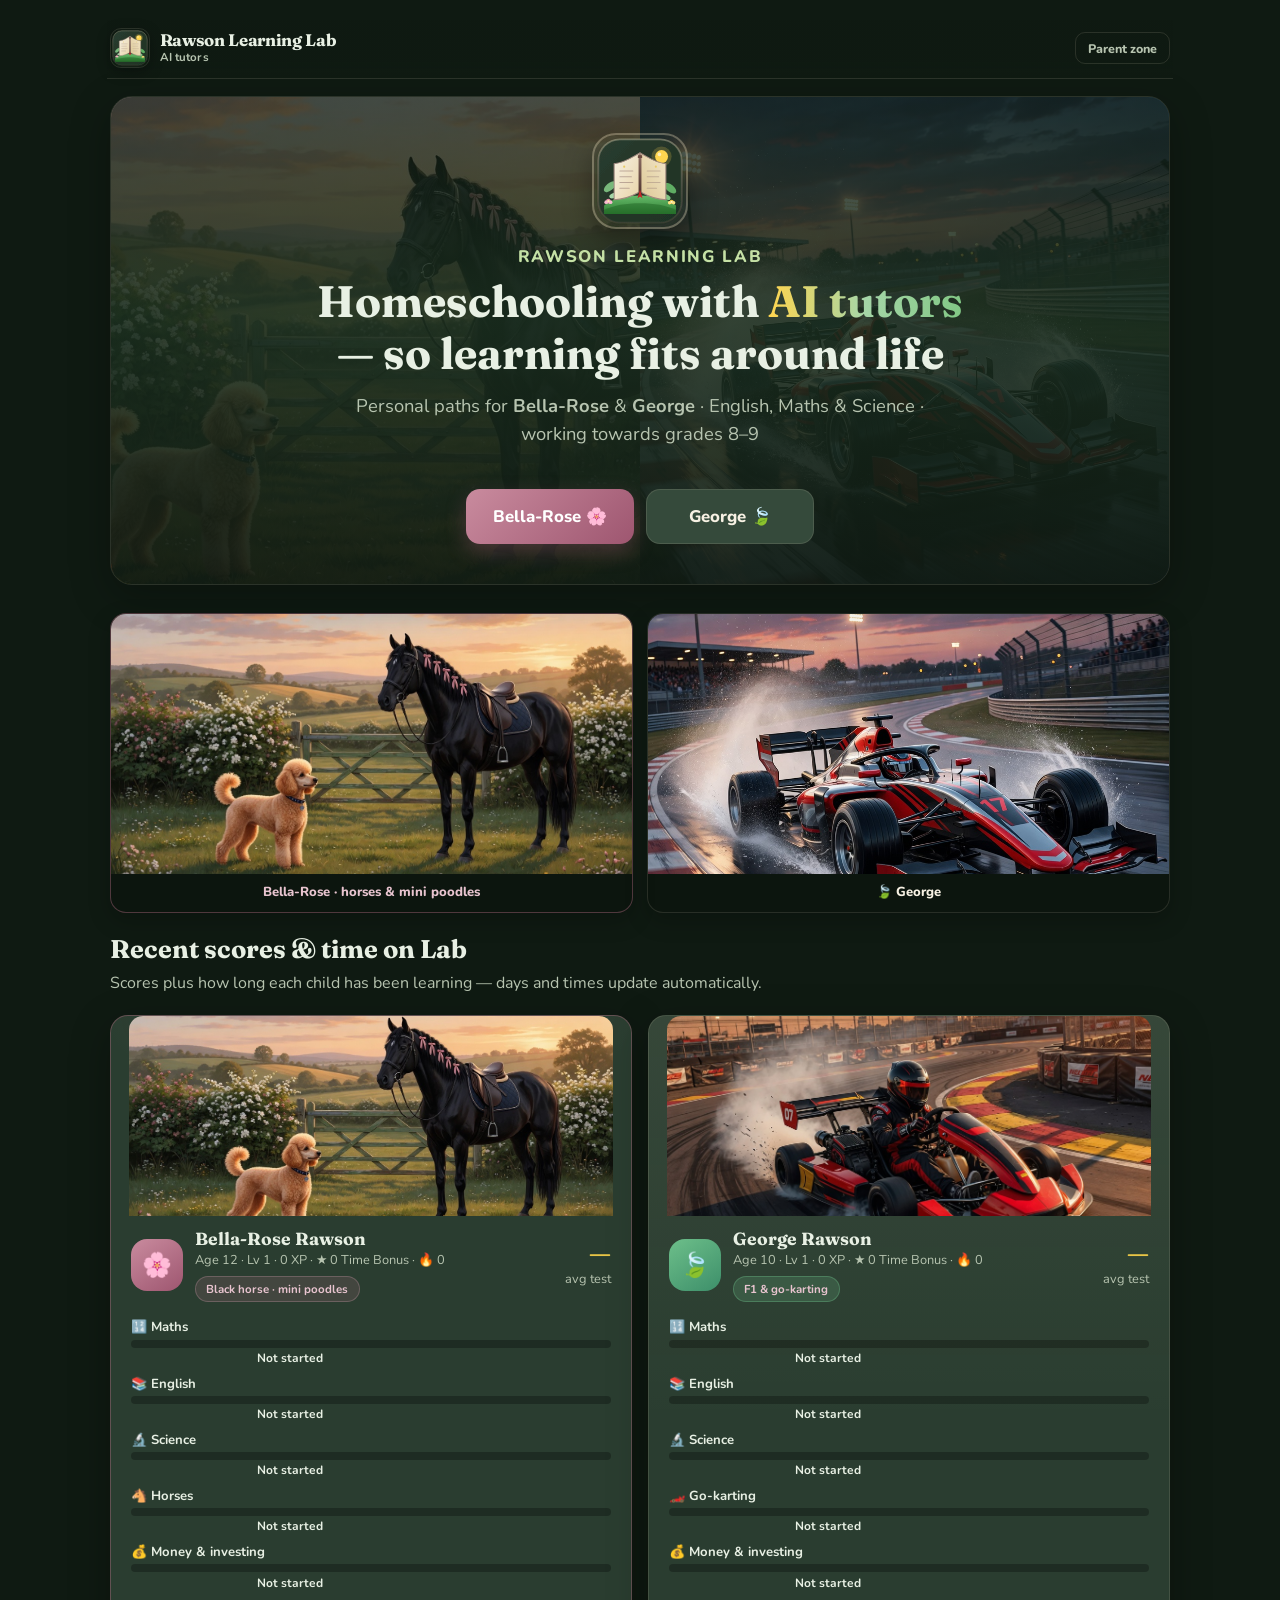
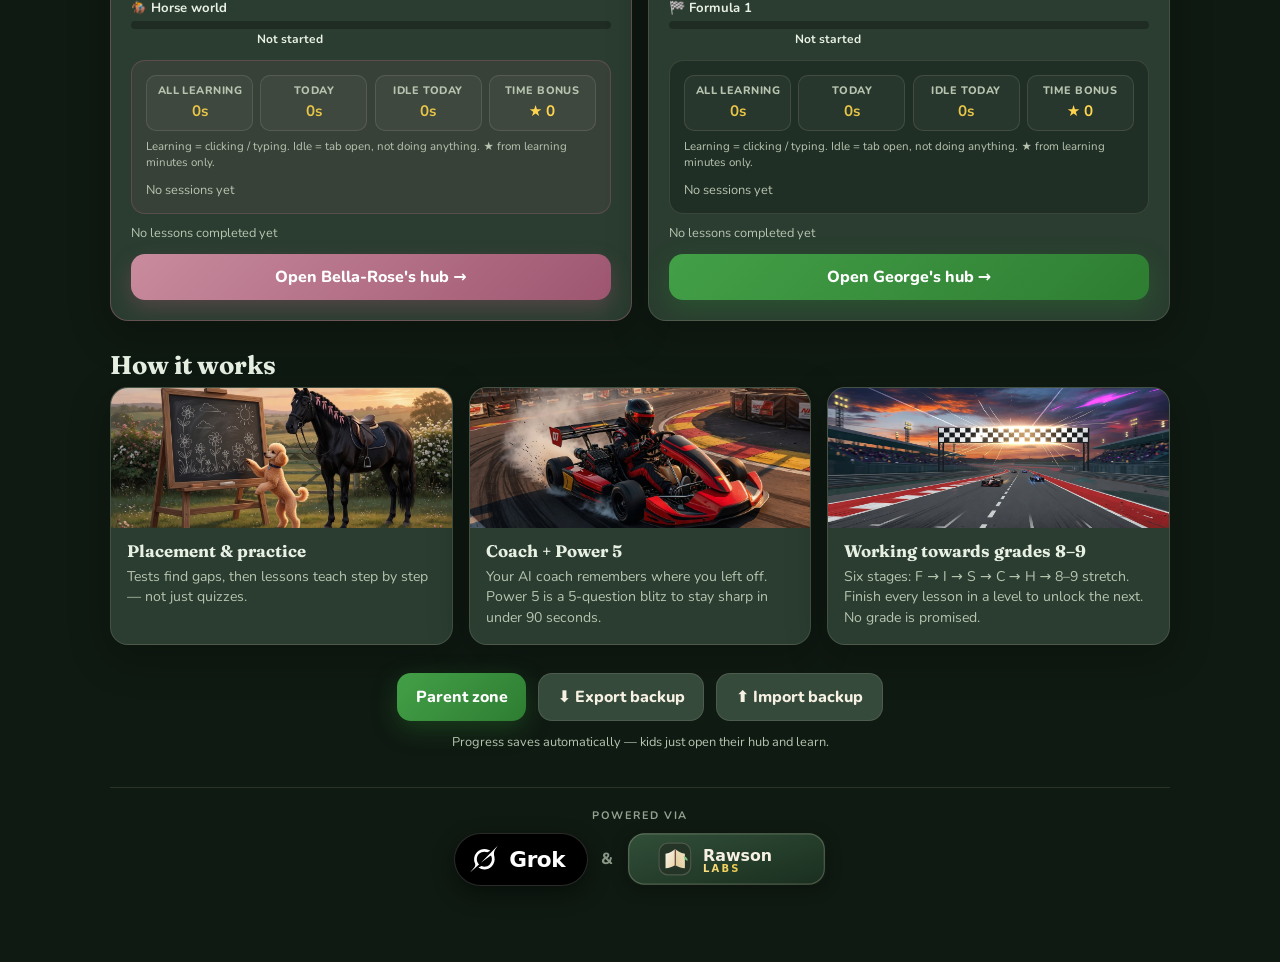
<file: index.html>
<!DOCTYPE html>
<html lang="en-GB">
<head>
  <meta charset="UTF-8" />
  <meta name="viewport" content="width=device-width, initial-scale=1.0" />
  <title>Rawson Learning Lab · Bella-Rose &amp; George</title>
  <meta name="description" content="Rawson Learning Lab — maths, English and science lessons for Bella-Rose and George, from first steps through to GCSE, working towards grades 8–9." />
  <meta name="theme-color" content="#0f1a12" />
  <meta name="color-scheme" content="dark" />
  <link rel="icon" href="assets/logo.svg" type="image/svg+xml" />
  <link rel="apple-touch-icon" href="assets/logo-icon.jpg" />
  <link rel="preconnect" href="https://fonts.googleapis.com" />
  <link rel="preconnect" href="https://fonts.gstatic.com" crossorigin />
  <link rel="dns-prefetch" href="https://fonts.googleapis.com" />
  <link href="https://fonts.googleapis.com/css2?family=Fraunces:opsz,wght@9..144,600;9..144,700&family=Nunito:wght@500;600;700;800;900&display=swap" rel="stylesheet" />
  <link rel="stylesheet" href="css/styles.css?v=118" />
  <link rel="stylesheet" href="css/learn.css?v=118" />
  <link rel="stylesheet" href="css/bella-theme.css?v=118" />
  <style>
    /* Instant first paint before CSS bundle applies */
    html, body { margin:0; background:#0f1a12; color:#e8f0e4; }
    #bootHint { font-family: system-ui, sans-serif; color:#c5e1a5; text-align:center; margin-top:3rem; }
  </style>
</head>
<body class="lab-body">
  <div id="app">
    <noscript>Please enable JavaScript for Rawson Learning Lab.</noscript>
    <p id="bootHint">
      Loading Rawson Learning Lab…
    </p>
  </div>

  <script src="js/curriculum.js?v=118"></script>
  <script src="js/engine.js?v=118"></script>
  <script src="js/stage2.js?v=118"></script>
  <script src="js/sync.js?v=118"></script>
  <script src="js/teach-content.js?v=118"></script>
  <script src="js/lesson-videos.js?v=118"></script>
  <script src="js/stage2-content.js?v=118"></script>
  <script src="js/stage3-content.js?v=118"></script>
  <script src="js/year-install.js?v=118"></script>
  <script src="js/year-path.js?v=118"></script>
  <script src="js/year-english.js?v=118"></script>
  <script src="js/year-science.js?v=118"></script>
  <script src="js/mini-lessons.js?v=118"></script>
  <script src="js/maths-minis.js?v=118"></script>
  <script src="js/english-minis.js?v=118"></script>
  <script src="js/science-minis.js?v=118"></script>
  <script src="js/stage4-content.js?v=118"></script>
  <script src="js/stage5-content.js?v=118"></script>
  <script src="js/stage6-content.js?v=118"></script>
  <script src="js/fun-stages.js?v=118"></script>
  <script src="js/fun-long-course.js?v=118"></script>
  <script src="js/george-kart-bank.js?v=118"></script>
  <script src="js/george-invest-bank.js?v=118"></script>
  <script src="js/george-journey.js?v=118"></script>
  <script src="js/passion-courses.js?v=118"></script>
  <script src="js/gentle-ramp.js?v=118"></script>
  <script src="js/week-content.js?v=118"></script>
  <script src="js/week3-content.js?v=118"></script>
  <script src="js/week4-content.js?v=118"></script>
  <script src="js/week5-content.js?v=118"></script>
  <script src="js/week6-content.js?v=118"></script>
  <script src="js/exam-packs.js?v=118"></script>
  <script src="js/tutor.js?v=118"></script>
  <script src="js/voice.js?v=118"></script>
  <script src="js/companion.js?v=118"></script>
  <script src="js/invest-calc.js?v=118"></script>
  <script src="js/report-problem.js?v=118"></script>
  <script src="js/app.js?v=118"></script>
  <script>
    // Remove loading hint once app paints (app replaces #app content)
    setTimeout(function () {
      var h = document.getElementById("bootHint");
      if (h) h.remove();
    }, 50);
  </script>
</body>
</html>
</file>
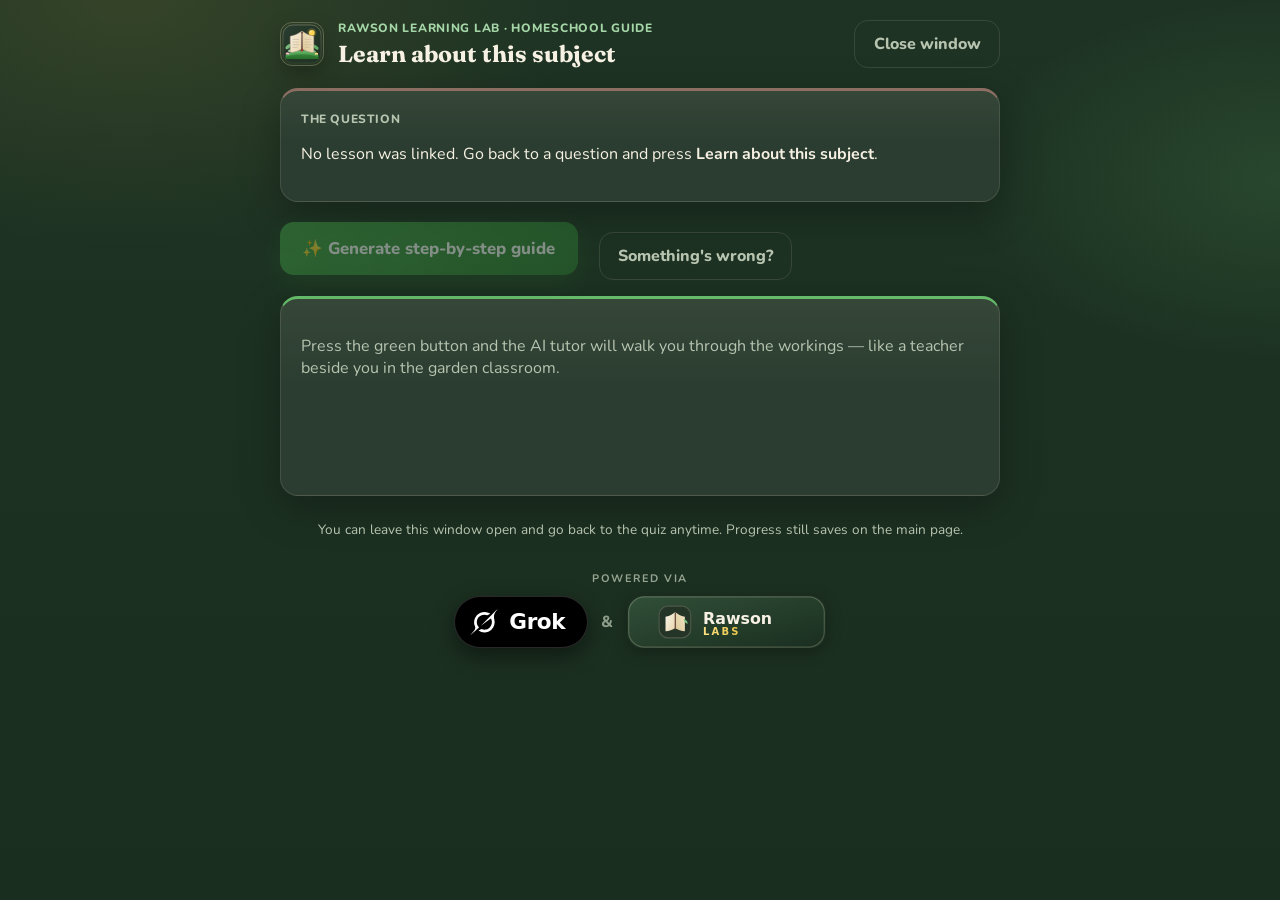
<file: learn.html>
<!DOCTYPE html>
<html lang="en-GB">
<head>
  <meta charset="UTF-8" />
  <meta name="viewport" content="width=device-width, initial-scale=1.0" />
  <title>Learn about this · Rawson Learning Lab</title>
  <link rel="icon" href="assets/logo.svg" type="image/svg+xml" />
  <link rel="preconnect" href="https://fonts.googleapis.com" />
  <link rel="preconnect" href="https://fonts.gstatic.com" crossorigin />
  <link href="https://fonts.googleapis.com/css2?family=Fraunces:opsz,wght@9..144,600;9..144,700&family=Nunito:wght@500;600;700;800&display=swap" rel="stylesheet" />
  <link rel="stylesheet" href="css/styles.css?v=118" />
  <link rel="stylesheet" href="css/learn.css?v=118" />
</head>
<body class="learn-body">
  <div class="learn-shell">
    <header class="learn-header">
      <img src="assets/logo.svg" width="44" height="44" alt="" class="learn-logo" />
      <div>
        <p class="learn-eyebrow">Rawson Learning Lab · Homeschool guide</p>
        <h1 id="learnTitle">Learn about this subject</h1>
      </div>
      <button type="button" class="btn btn-ghost" id="btnClose">Close window</button>
    </header>

    <section class="learn-question card" id="questionCard">
      <p class="learn-label">The question</p>
      <div id="questionBlock"></div>
    </section>

    <section class="learn-actions">
      <button type="button" class="btn btn-primary btn-lg" id="btnGenerate">
        ✨ Generate step-by-step guide
      </button>
      <button type="button" class="btn btn-secondary" id="btnRegenerate" style="display:none">
        🔄 Explain another way
      </button>
      <span id="learnStatus" class="learn-status"></span>
    </section>

    <article class="card learn-guide" id="guideCard">
      <p class="muted" id="guidePlaceholder">
        Press the green button and the AI tutor will walk you through the workings —
        like a teacher beside you in the garden classroom.
      </p>
      <div id="guideContent" class="guide-content" hidden></div>
    </article>

    <footer class="learn-footer muted">
      You can leave this window open and go back to the quiz anytime. Progress still saves on the main page.
      <div class="site-powered" style="border:none;margin-top:0.75rem;padding-bottom:0">
        <span class="powered-label">Powered via</span>
        <span class="powered-brands">
          <a class="brand-chip brand-grok" href="https://grok.com" target="_blank" rel="noopener noreferrer" title="Open Grok by xAI">
            <img class="brand-grok-mark" src="assets/grok-mark.svg?v=91" alt="" width="28" height="28" />
            <span class="brand-grok-text">Grok</span>
          </a>
          <span class="powered-amp">&amp;</span>
          <img class="powered-logo powered-rawson" src="assets/rawson-labs-logo.svg?v=91" alt="Rawson Labs" height="52" />
        </span>
      </div>
    </footer>
  </div>

  <script src="js/tutor.js?v=118"></script>
  <script src="js/report-problem.js?v=118"></script>
  <script src="js/learn-page.js?v=118"></script>
</body>
</html>
</file>
<file: css/styles.css>
:root {
  /* Garden + old-school books palette */
  --bg: #1a2e1f;
  --bg-soft: #243528;
  --surface: #2a3d30;
  --surface-2: #354a3b;
  --parchment: #f3e6c8;
  --text: #f7f1e3;
  --muted: #b7c4b0;
  --line: rgba(243, 230, 200, 0.12);
  --bella: #c98b9e;
  --bella-2: #9e5670;
  --george: #6dbf8a;
  --george-2: #3d8f6a;
  --maths: #6b9fd4;
  --english: #d4a017;
  --science: #7cb342;
  --karting: #ff8a3d;
  --horses: #e8c547;
  --f1: #e10600;
  --horseworld: #c4a574;
  --investing: #d4af37;
  --gold: #e8c547;
  --leaf: #66bb6a;
  --bark: #8d6e63;
  --danger: #e57373;
  --ok: #81c784;
  --radius: 18px;
  --shadow: 0 12px 40px rgba(0, 0, 0, 0.28);
  --font: "Nunito", system-ui, sans-serif;
  --display: "Fraunces", "Georgia", "Nunito", serif;
}

* { box-sizing: border-box; }
html, body {
  margin: 0;
  min-height: 100%;
  font-family: var(--font);
  /* --page-bg swaps to pink for Bella without fighting this rule */
  --page-bg-color: #15251a;
  --page-bg:
    radial-gradient(900px 500px at 15% -5%, rgba(255, 213, 79, 0.12), transparent 50%),
    radial-gradient(800px 480px at 95% 10%, rgba(102, 187, 106, 0.18), transparent 45%),
    radial-gradient(700px 400px at 50% 110%, rgba(141, 110, 99, 0.2), transparent 40%),
    linear-gradient(180deg, #1e3324 0%, #1a2e1f 40%, #15251a 100%);
  --topbar-bg: linear-gradient(180deg, rgba(15, 26, 18, 0.97) 70%, rgba(15, 26, 18, 0.88));
  background: var(--page-bg);
  background-color: var(--page-bg-color);
  color: var(--text);
  -webkit-font-smoothing: antialiased;
}

button, input, select, textarea { font: inherit; }
button { cursor: pointer; }
a { color: inherit; }

#app {
  min-height: 100vh;
  max-width: 1100px;
  margin: 0 auto;
  padding: 1.25rem 1.25rem 3rem;
}

/* —— Shared —— */
.sr-only {
  position: absolute;
  width: 1px;
  height: 1px;
  padding: 0;
  margin: -1px;
  overflow: hidden;
  clip: rect(0, 0, 0, 0);
  white-space: nowrap;
  border: 0;
}
.topbar {
  display: flex;
  flex-direction: column;
  align-items: stretch;
  gap: 0.55rem;
  margin-bottom: 1.1rem;
  position: sticky;
  top: 0;
  z-index: 40;
  padding: 0.5rem 0.2rem 0.6rem;
  margin-left: -0.2rem;
  margin-right: -0.2rem;
  background: var(--topbar-bg);
  backdrop-filter: blur(12px);
  -webkit-backdrop-filter: blur(12px);
  border-bottom: 1px solid var(--line);
}
.topbar-main {
  display: flex;
  align-items: center;
  justify-content: space-between;
  gap: 0.75rem 1rem;
}
/* Always-on Daily / Weekly / Monthly goals */
.goals-bar {
  display: grid;
  grid-template-columns: repeat(3, minmax(0, 1fr));
  gap: 0.45rem;
  width: 100%;
}
.goals-bar:has(.goal-triple) {
  grid-template-columns: repeat(4, minmax(0, 1fr));
}
@media (max-width: 720px) {
  .goals-bar {
    grid-template-columns: 1fr;
  }
  .goals-bar:has(.goal-triple) {
    grid-template-columns: 1fr 1fr;
  }
  .topbar-main {
    flex-wrap: wrap;
  }
  .logo h1 {
    white-space: normal;
  }
  .pill-row {
    width: 100%;
    justify-content: flex-start;
  }
}
.goal-chip {
  display: flex;
  flex-direction: column;
  gap: 0.28rem;
  padding: 0.45rem 0.65rem 0.5rem;
  border-radius: 12px;
  background: rgba(0, 0, 0, 0.28);
  border: 1px solid var(--line);
  min-width: 0;
  transition: border-color 0.15s ease, background 0.15s ease, box-shadow 0.15s ease;
}
.goal-chip-top {
  display: flex;
  align-items: center;
  gap: 0.3rem;
  min-width: 0;
}
.goal-chip-emoji {
  font-size: 0.95rem;
  line-height: 1;
  flex-shrink: 0;
}
.goal-chip-name {
  font-size: 0.72rem;
  font-weight: 800;
  letter-spacing: 0.03em;
  text-transform: uppercase;
  color: var(--muted);
  white-space: nowrap;
  overflow: hidden;
  text-overflow: ellipsis;
}
.goal-chip-badge {
  margin-left: auto;
  font-size: 0.85rem;
  line-height: 1;
  flex-shrink: 0;
}
.goal-chip-nums {
  font-size: 0.95rem;
  font-weight: 800;
  color: var(--text);
  font-family: var(--display);
  letter-spacing: 0.01em;
}
.goal-chip-nums strong {
  color: var(--gold);
}
.goal-slash {
  opacity: 0.45;
  margin: 0 0.05rem;
  font-weight: 700;
}
.goal-chip-bar {
  display: block;
  height: 5px;
  border-radius: 99px;
  background: rgba(255, 255, 255, 0.08);
  overflow: hidden;
}
.goal-chip-bar i {
  display: block;
  height: 100%;
  border-radius: 99px;
  background: linear-gradient(90deg, #6b9fd4, #81c784);
  min-width: 0;
  transition: width 0.35s ease;
}
.goal-chip.is-met {
  border-color: rgba(129, 199, 132, 0.65);
  background:
    linear-gradient(135deg, rgba(129, 199, 132, 0.16), rgba(232, 197, 71, 0.08)),
    rgba(0, 0, 0, 0.22);
  box-shadow: 0 0 0 1px rgba(129, 199, 132, 0.12), 0 6px 18px rgba(46, 125, 50, 0.15);
}
.goal-chip.is-met .goal-chip-name {
  color: #a5d6a7;
}
.goal-chip.is-met .goal-chip-bar i {
  background: linear-gradient(90deg, #81c784, #e8c547);
}
.goal-chip.goal-triple {
  border-color: rgba(232, 197, 71, 0.55);
  background:
    linear-gradient(135deg, rgba(232, 197, 71, 0.18), rgba(129, 199, 132, 0.1)),
    rgba(0, 0, 0, 0.22);
}
.goal-chip.goal-day .goal-chip-bar i {
  background: linear-gradient(90deg, #e8c547, #81c784);
}
.goal-chip.goal-week .goal-chip-bar i {
  background: linear-gradient(90deg, #6b9fd4, #81c784);
}
.goal-chip.goal-month .goal-chip-bar i {
  background: linear-gradient(90deg, #b39ddb, #6b9fd4);
}

.logo {
  display: flex;
  align-items: center;
  gap: 0.6rem;
  cursor: pointer;
  min-width: 0;
}
.logo:focus-visible {
  outline: 2px solid var(--gold);
  outline-offset: 3px;
  border-radius: 12px;
}

.logo-mark {
  width: 40px;
  height: 40px;
  border-radius: 11px;
  display: block;
  object-fit: cover;
  box-shadow: 0 4px 14px rgba(0, 0, 0, 0.28);
  flex-shrink: 0;
  background: transparent;
  border: 1px solid var(--line);
}

.logo-text {
  display: flex;
  flex-direction: column;
  gap: 0.05rem;
  min-width: 0;
}

.logo h1 {
  margin: 0;
  font-family: var(--display);
  font-size: 1.05rem;
  font-weight: 700;
  letter-spacing: -0.02em;
  line-height: 1.15;
  white-space: nowrap;
}

.logo p {
  margin: 0;
  font-size: 0.72rem;
  font-weight: 700;
  color: var(--muted);
  letter-spacing: 0.01em;
  line-height: 1.2;
}

.pill-row {
  display: flex;
  gap: 0.4rem;
  flex-wrap: wrap;
  align-items: center;
  justify-content: flex-end;
}

.pill {
  display: inline-flex;
  align-items: center;
  gap: 0.3rem;
  padding: 0.32rem 0.65rem;
  border-radius: 999px;
  background: var(--surface);
  border: 1px solid var(--line);
  font-size: 0.75rem;
  font-weight: 700;
  color: var(--muted);
  line-height: 1.2;
}

.topbar .btn {
  padding: 0.4rem 0.75rem;
  font-size: 0.78rem;
  border-radius: 10px;
}

.pill strong { color: var(--gold); font-weight: 800; }

.btn {
  border: none;
  border-radius: 14px;
  padding: 0.75rem 1.15rem;
  font-weight: 800;
  transition: transform 0.12s, box-shadow 0.12s, opacity 0.12s;
}
.btn:hover { transform: translateY(-1px); }
.btn:active { transform: translateY(0); }
.btn:disabled { opacity: 0.45; cursor: not-allowed; transform: none; }

.btn-primary {
  background: linear-gradient(135deg, #43a047, #2e7d32);
  color: white;
  box-shadow: 0 8px 24px rgba(46, 125, 50, 0.35);
}
.btn-bella {
  background: linear-gradient(135deg, #c98b9e, #9e5670);
  color: #fff;
  box-shadow: 0 8px 20px rgba(158, 86, 112, 0.35);
}
.btn-secondary {
  background: var(--surface-2);
  color: var(--text);
  border: 1px solid var(--line);
}
.btn-ghost {
  background: transparent;
  color: var(--muted);
  border: 1px solid var(--line);
}
.btn-ok {
  background: linear-gradient(135deg, #22c55e, #14b8a6);
  color: white;
}
.btn-idk {
  background: transparent;
  color: var(--muted);
  border: 1.5px dashed rgba(255, 213, 79, 0.45);
  font-weight: 800;
}
.btn-idk:hover {
  color: var(--text);
  border-color: rgba(255, 213, 79, 0.75);
  background: rgba(255, 213, 79, 0.08);
}
.btn-idk:disabled {
  opacity: 0.45;
  cursor: not-allowed;
}
.diff-card { padding-bottom: 0.9rem; }
.diff-title { margin: 0 0 0.35rem; font-family: var(--display); font-size: 1.15rem; }
.diff-who, .diff-note { margin: 0.35rem 0; font-size: 0.88rem; }
.diff-picks { display: flex; flex-wrap: wrap; gap: 0.45rem; margin: 0.55rem 0; }
.diff-pick {
  flex: 1 1 6.5rem;
  min-height: 44px;
  border-radius: 999px;
  border: 1.5px solid rgba(255, 255, 255, 0.22);
  background: transparent;
  color: inherit;
  font: inherit;
  font-weight: 800;
  padding: 0.5rem 0.75rem;
  cursor: pointer;
}
.diff-pick.is-on {
  background: var(--gold, #e8c547);
  color: #1a1408;
  border-color: transparent;
}
.diff-picks-parent { margin-top: 0.65rem; }
.adapt-hint {
  margin: 0.35rem 0 0.15rem;
  font-size: 0.8rem;
  font-weight: 700;
}
.adapt-hint strong {
  color: var(--gold);
}
body.theme-learner-bella .btn-idk,
body[data-learner="bella"] .btn-idk {
  border-color: rgba(232, 196, 207, 0.5);
  color: #e8c4cf;
}
.btn-block { width: 100%; }
.btn-lg { padding: 0.95rem 1.4rem; font-size: 1.05rem; }

.card {
  background:
    linear-gradient(180deg, rgba(243, 230, 200, 0.06), transparent 45%),
    var(--surface);
  border: 1px solid var(--line);
  border-radius: var(--radius);
  padding: 1.25rem;
  box-shadow: var(--shadow);
}

.grid-2 {
  display: grid;
  grid-template-columns: repeat(2, 1fr);
  gap: 1rem;
}
.grid-3 {
  display: grid;
  grid-template-columns: repeat(3, 1fr);
  gap: 1rem;
}

.muted { color: var(--muted); }
.center { text-align: center; }
.mt-1 { margin-top: 0.75rem; }
.mt-2 { margin-top: 1.25rem; }
.mb-1 { margin-bottom: 0.75rem; }
.mb-2 { margin-bottom: 1.25rem; }

h2.section-title {
  font-family: var(--display);
  font-size: 1.6rem;
  margin: 0 0 0.35rem;
}
.lead {
  margin: 0 0 1.25rem;
  color: var(--muted);
  line-height: 1.5;
}

/* —— Home / profiles —— */
.hero-logo {
  width: 96px;
  height: 96px;
  border-radius: 24px;
  display: block;
  margin: 0 auto 1rem;
  box-shadow: 0 12px 28px rgba(0, 0, 0, 0.35);
  border: 2px solid rgba(243, 230, 200, 0.3);
}
.sparkle {
  background: linear-gradient(90deg, #ffd54f, #a5d6a7, #81c784);
  -webkit-background-clip: text;
  background-clip: text;
  color: transparent;
}

/* Homepage website layout */
.home-hero {
  position: relative;
  border-radius: 22px;
  overflow: hidden;
  margin-bottom: 1.75rem;
  min-height: 380px;
  display: grid;
  place-items: center;
  border: 1px solid var(--line);
  box-shadow: var(--shadow);
}
.home-hero-media {
  position: absolute;
  inset: 0;
}
.home-hero-split {
  display: grid;
  grid-template-columns: 1fr 1fr;
}
.home-hero-media img {
  width: 100%;
  height: 100%;
  object-fit: cover;
  object-position: center 40%;
  display: block;
}
.home-hero-overlay {
  position: absolute;
  inset: 0;
  /* Even wash so centred text stays readable */
  background: linear-gradient(
    180deg,
    rgba(15, 26, 18, 0.72) 0%,
    rgba(26, 46, 31, 0.88) 45%,
    rgba(15, 26, 18, 0.92) 100%
  );
}
.home-hero-copy {
  position: relative;
  z-index: 1;
  padding: 2.25rem 1.5rem 2.5rem;
  max-width: 46rem;
  width: 100%;
  margin: 0 auto;
  text-align: center;
  display: flex;
  flex-direction: column;
  align-items: center;
}
.home-hero-copy h2 {
  font-family: var(--display);
  font-size: clamp(1.85rem, 4.6vw, 2.75rem);
  margin: 0 0 0.75rem;
  line-height: 1.18;
  font-weight: 700;
  max-width: 22ch;
}
.home-hero-copy .lead {
  font-size: clamp(1rem, 2.2vw, 1.15rem);
  max-width: 36rem;
  margin-left: auto;
  margin-right: auto;
}
.home-kicker {
  margin: 0 0 0.5rem;
  font-size: clamp(0.9rem, 2vw, 1.05rem);
  font-weight: 800;
  letter-spacing: 0.1em;
  text-transform: uppercase;
  color: #c5e1a5;
}
.home-hero-cta {
  display: flex;
  flex-wrap: wrap;
  gap: 0.75rem;
  margin-top: 1.35rem;
  justify-content: center;
}
.home-hero-cta .btn-lg {
  min-width: 10.5rem;
  justify-content: center;
}
.home-section {
  margin-bottom: 1.75rem;
}
.home-score-card {
  text-align: left;
}
.home-score-card .avatar.mini {
  width: 52px;
  height: 52px;
  border-radius: 16px;
  font-size: 1.5rem;
  margin: 0;
  display: grid;
  place-items: center;
  color: #fff;
  flex-shrink: 0;
}
.home-score-card.bella {
  border-color: rgba(183, 110, 132, 0.4);
  background:
    radial-gradient(380px 160px at 50% 0%, rgba(183, 110, 132, 0.14), transparent 70%),
    var(--surface);
}
.home-score-card.bella .avatar {
  background: linear-gradient(145deg, var(--bella), var(--bella-2));
}
.home-score-card.george .avatar {
  background: linear-gradient(145deg, var(--george), var(--george-2));
}
.home-score-head {
  display: flex;
  align-items: center;
  gap: 0.75rem;
  margin-bottom: 1rem;
}
.home-score-head h3 {
  margin: 0;
  font-family: var(--display);
  font-size: 1.1rem;
}
.home-score-head .muted {
  margin: 0.15rem 0 0;
  font-size: 0.8rem;
}
.home-avg {
  margin-left: auto;
  text-align: right;
}
.home-avg-num {
  display: block;
  font-family: var(--display);
  font-size: 1.6rem;
  font-weight: 700;
  color: var(--gold);
  line-height: 1;
}
.home-score-row {
  display: grid;
  grid-template-columns: minmax(0, 1fr) auto;
  gap: 0.2rem 0.65rem;
  align-items: center;
  font-size: 0.82rem;
  font-weight: 700;
  margin-bottom: 0.55rem;
}
.home-score-row > strong {
  text-align: right;
  font-size: 0.75rem;
  line-height: 1.25;
  max-width: 12rem;
}
.home-score-bar {
  grid-column: 1 / -1;
  height: 8px;
  background: rgba(0, 0, 0, 0.28);
  border-radius: 99px;
  overflow: hidden;
}
.home-score-bar > i {
  display: block;
  height: 100%;
  border-radius: 99px;
  background: linear-gradient(90deg, #66bb6a, #ffd54f);
}
.time-board {
  margin: 0.85rem 0 0.35rem;
  padding: 0.85rem 0.9rem;
  border-radius: 14px;
  background: rgba(0, 0, 0, 0.22);
  border: 1px solid var(--line);
}
.time-stats {
  display: grid;
  grid-template-columns: repeat(4, minmax(0, 1fr));
  gap: 0.45rem;
  margin-bottom: 0.55rem;
}
.time-stat {
  text-align: center;
  padding: 0.45rem 0.3rem;
  border-radius: 10px;
  background: rgba(255, 255, 255, 0.04);
  border: 1px solid var(--line);
}
.time-stat-label {
  display: block;
  font-size: 0.68rem;
  font-weight: 800;
  letter-spacing: 0.04em;
  text-transform: uppercase;
  color: var(--muted);
  margin-bottom: 0.15rem;
}
.time-stat strong {
  font-size: 0.95rem;
  color: var(--gold);
}
.time-stat-bonus strong {
  color: #ffd54f;
}
.time-board-note {
  margin: 0 0 0.65rem;
  font-size: 0.72rem;
  line-height: 1.35;
}
.time-day-list {
  display: flex;
  flex-direction: column;
  gap: 0.35rem;
}
.time-day-row {
  display: grid;
  grid-template-columns: 5.5rem 3rem 4.2rem 1fr;
  gap: 0.35rem 0.5rem;
  align-items: baseline;
  font-size: 0.78rem;
  font-weight: 700;
  padding-top: 0.3rem;
  border-top: 1px solid rgba(255, 255, 255, 0.06);
}
.time-day-name {
  font-weight: 800;
}
.time-day-dur {
  color: var(--gold);
  font-weight: 800;
}
.time-day-idle {
  color: var(--muted);
  font-weight: 700;
  font-size: 0.72rem;
}
.time-slots {
  color: var(--muted);
  font-weight: 600;
  font-size: 0.72rem;
  line-height: 1.3;
  overflow: hidden;
  text-overflow: ellipsis;
  white-space: nowrap;
}
.time-empty {
  margin: 0;
  font-size: 0.8rem;
}
.time-bonus-chip {
  margin-top: 0.4rem;
  font-size: 0.75rem;
  font-weight: 800;
  color: #ffd54f;
}
#liveTimePill[data-idle="1"] {
  border-color: rgba(255, 213, 79, 0.45);
  color: #ffe082;
}
.home-score-card.bella .time-board {
  border-color: rgba(183, 110, 132, 0.28);
  background: rgba(183, 110, 132, 0.1);
}
body.theme-learner-bella .time-board {
  border-color: rgba(183, 110, 132, 0.28);
  background: rgba(183, 110, 132, 0.1);
}
#liveTimePill {
  max-width: 14rem;
  white-space: nowrap;
  overflow: hidden;
  text-overflow: ellipsis;
}
@media (max-width: 720px) {
  .time-stats {
    grid-template-columns: 1fr 1fr;
  }
  .time-day-row {
    grid-template-columns: 1fr 1fr;
  }
  .time-day-row .time-slots {
    grid-column: 1 / -1;
    white-space: normal;
  }
}
.home-last {
  font-size: 0.8rem;
  margin: 0.65rem 0 0;
}
.home-features {
  display: grid;
  grid-template-columns: repeat(3, 1fr);
  gap: 1rem;
}
.home-feature {
  padding: 0;
  overflow: hidden;
}
.home-feature img {
  width: 100%;
  height: 140px;
  object-fit: cover;
  display: block;
}
.home-feature h3 {
  margin: 0.85rem 1rem 0.35rem;
  font-family: var(--display);
  font-size: 1.05rem;
}
.home-feature p {
  margin: 0 1rem 1rem;
  font-size: 0.88rem;
  line-height: 1.45;
}

@media (max-width: 720px) {
  .home-features {
    grid-template-columns: 1fr;
  }
  .home-score-row {
    font-size: 0.75rem;
  }
  .home-score-row > strong {
    max-width: 9.5rem;
  }
  .home-hero {
    min-height: 340px;
  }
  .home-hero-copy {
    padding: 1.75rem 1.15rem 2rem;
  }
  .home-hero-copy h2 {
    max-width: none;
  }
  .hero-logo {
    width: 84px;
    height: 84px;
  }
}

.profile-card {
  position: relative;
  overflow: hidden;
  text-align: center;
  padding: 1.75rem 1.25rem;
  cursor: pointer;
  transition: transform 0.15s, border-color 0.15s;
  border: 2px solid transparent;
}
.profile-card:hover { transform: translateY(-4px); }
.profile-card.bella {
  border-color: rgba(255, 95, 178, 0.7);
  background:
    radial-gradient(420px 180px at 50% 0%, rgba(255, 95, 178, 0.22), transparent 70%),
    var(--surface);
}
.profile-card.george { border-color: rgba(61, 214, 198, 0.45); }
.profile-card .avatar {
  width: 96px;
  height: 96px;
  margin: 0 auto 1rem;
  border-radius: 28px;
  display: grid;
  place-items: center;
  font-size: 2.6rem;
  font-weight: 900;
  color: white;
}
.profile-card.bella .avatar {
  background: linear-gradient(145deg, var(--bella), var(--bella-2));
  box-shadow: 0 12px 30px rgba(233, 30, 140, 0.45);
}
.profile-card.george .avatar {
  background: linear-gradient(145deg, var(--george), var(--george-2));
  box-shadow: 0 12px 30px rgba(61, 214, 198, 0.3);
}
.profile-card h3 {
  margin: 0 0 0.25rem;
  font-family: var(--display);
  font-size: 1.35rem;
}
.profile-card .age { color: var(--muted); font-weight: 700; margin-bottom: 0.75rem; }
.profile-stats {
  display: flex;
  justify-content: center;
  gap: 0.5rem;
  flex-wrap: wrap;
  font-size: 0.78rem;
  font-weight: 800;
}
.stat-chip {
  background: rgba(0,0,0,0.25);
  padding: 0.3rem 0.6rem;
  border-radius: 999px;
}

.parent-bar {
  margin-top: 1.5rem;
  display: flex;
  gap: 0.75rem;
  justify-content: center;
  flex-wrap: wrap;
}

/* —— Dashboard —— */
.welcome-banner {
  display: flex;
  align-items: center;
  justify-content: space-between;
  gap: 1rem;
  flex-wrap: wrap;
  padding: 1.25rem 1.4rem;
  border-radius: var(--radius);
  margin-bottom: 1.25rem;
  border: 1px solid var(--line);
}
.welcome-banner.bella {
  background: linear-gradient(120deg, rgba(255, 95, 178, 0.28), rgba(233, 30, 140, 0.12));
}
.welcome-banner.george {
  background: linear-gradient(120deg, rgba(61,214,198,0.18), rgba(59,139,255,0.08));
}
.welcome-banner h2 {
  margin: 0;
  font-family: var(--display);
  font-size: 1.5rem;
}
.xp-ring {
  min-width: 110px;
  text-align: center;
}
.xp-ring .lvl {
  font-family: var(--display);
  font-size: 1.4rem;
  font-weight: 700;
  color: var(--gold);
}
.xp-bar {
  height: 10px;
  background: rgba(0,0,0,0.3);
  border-radius: 99px;
  overflow: hidden;
  margin-top: 0.4rem;
}
.xp-fill {
  height: 100%;
  background: linear-gradient(90deg, var(--gold), #ff9f43);
  border-radius: 99px;
  transition: width 0.35s ease;
}

.subject-card {
  position: relative;
  overflow: hidden;
}
.subject-card .icon {
  width: 48px;
  height: 48px;
  border-radius: 14px;
  display: grid;
  place-items: center;
  font-size: 1.4rem;
  margin-bottom: 0.75rem;
}
.subject-card.maths .icon { background: rgba(107, 159, 212, 0.25); }
.subject-card.english .icon { background: rgba(255, 140, 90, 0.2); }
.subject-card.science .icon { background: rgba(74, 222, 128, 0.2); }
.subject-card.karting .icon { background: rgba(255, 138, 61, 0.25); }
.subject-card.f1 .icon { background: rgba(225, 6, 0, 0.28); }
.subject-card.horses .icon { background: rgba(232, 197, 71, 0.25); }
.subject-card.horseworld .icon { background: rgba(196, 165, 116, 0.28); }
.subject-card.investing .icon { background: rgba(212, 175, 55, 0.28); }
.subject-card h3 {
  margin: 0 0 0.35rem;
  font-family: var(--display);
}
.subject-card .skill-meter {
  height: 8px;
  background: rgba(0,0,0,0.25);
  border-radius: 99px;
  overflow: hidden;
  margin: 0.75rem 0 0.4rem;
}
.subject-card .skill-fill {
  height: 100%;
  border-radius: 99px;
}
.subject-card.maths .skill-fill { background: var(--maths); }
.subject-card.english .skill-fill { background: var(--english); }
.subject-card.science .skill-fill { background: var(--science); }
.subject-card.karting .skill-fill { background: var(--karting); }
.subject-card.f1 .skill-fill { background: var(--f1); }
.subject-card.horses .skill-fill { background: var(--horses); }
.subject-card.horseworld .skill-fill { background: var(--horseworld); }
.subject-card.investing .skill-fill { background: var(--investing); }

.badge-list {
  display: flex;
  flex-wrap: wrap;
  gap: 0.5rem;
}
.badge {
  background: var(--surface-2);
  border: 1px solid var(--line);
  border-radius: 12px;
  padding: 0.45rem 0.7rem;
  font-size: 0.8rem;
  font-weight: 800;
}
.badge.locked { opacity: 0.4; filter: grayscale(0.6); }

.course-list { display: flex; flex-direction: column; gap: 0.65rem; }
.course-item {
  display: flex;
  align-items: center;
  gap: 0.85rem;
  padding: 0.9rem 1rem;
  background: var(--surface-2);
  border-radius: 14px;
  border: 1px solid var(--line);
}
.course-item.done { border-color: rgba(61, 220, 151, 0.4); }
.course-item.locked { opacity: 0.5; }
.course-item .num {
  width: 36px;
  height: 36px;
  border-radius: 10px;
  display: grid;
  place-items: center;
  font-weight: 900;
  background: rgba(0,0,0,0.25);
  flex-shrink: 0;
}
.course-item.done .num { background: rgba(61, 220, 151, 0.25); color: var(--ok); }
.course-item .body { flex: 1; min-width: 0; }
.course-item h4 { margin: 0 0 0.15rem; font-size: 0.98rem; }
.course-item p { margin: 0; font-size: 0.8rem; color: var(--muted); }

/* —— Quiz / lesson —— */
.quiz-header {
  display: flex;
  justify-content: space-between;
  align-items: flex-start;
  gap: 1rem;
  margin-bottom: 1rem;
  flex-wrap: wrap;
}
.quiz-saved {
  margin: 0.35rem 0 0;
  font-weight: 800;
  color: var(--gold);
}
.quiz-this-lesson {
  min-width: min(100%, 180px);
  flex: 1;
}
.progress-track {
  flex: 1;
  min-width: 140px;
  height: 12px;
  background: rgba(0,0,0,0.3);
  border-radius: 99px;
  overflow: hidden;
}
.progress-track > span {
  display: block;
  height: 100%;
  background: linear-gradient(90deg, #66bb6a, #ffd54f);
  transition: width 0.3s ease;
}

.question-card h3 {
  font-family: var(--display);
  font-size: 1.25rem;
  line-height: 1.35;
  margin: 0 0 1rem;
}
.q-meta {
  font-size: 0.8rem;
  font-weight: 800;
  color: var(--muted);
  text-transform: uppercase;
  letter-spacing: 0.06em;
  margin-bottom: 0.5rem;
}

.options { display: flex; flex-direction: column; gap: 0.6rem; }
.option {
  text-align: left;
  padding: 0.9rem 1rem;
  border-radius: 14px;
  border: 2px solid var(--line);
  background: var(--surface-2);
  color: var(--text);
  font-weight: 700;
  transition: border-color 0.12s, background 0.12s;
}
.option:hover:not(:disabled) { border-color: rgba(102, 187, 106, 0.55); }
.option.selected { border-color: #66bb6a; background: rgba(102, 187, 106, 0.15); }
.option.correct { border-color: var(--ok); background: rgba(61, 220, 151, 0.15); }
.option.wrong { border-color: var(--danger); background: rgba(255, 107, 107, 0.12); }

.feedback {
  margin-top: 1rem;
  padding: 0.9rem 1rem;
  border-radius: 14px;
  font-weight: 700;
  line-height: 1.45;
}
.feedback.good { background: rgba(61, 220, 151, 0.15); color: #9af0c8; }
.feedback.bad { background: rgba(255, 107, 107, 0.12); color: #ffb4b4; }

.input-answer {
  width: 100%;
  padding: 0.9rem 1rem;
  border-radius: 14px;
  border: 2px solid var(--line);
  background: var(--surface-2);
  color: var(--text);
  font-weight: 700;
  font-size: 1.1rem;
}
.input-answer:focus {
  outline: none;
  border-color: #66bb6a;
}

/* —— Results —— */
.score-hero {
  text-align: center;
  padding: 1.5rem;
}
.score-big {
  font-family: var(--display);
  font-size: 3.5rem;
  font-weight: 700;
  background: linear-gradient(90deg, #ffd54f, #81c784);
  -webkit-background-clip: text;
  background-clip: text;
  color: transparent;
  line-height: 1;
}
.skill-bars { display: flex; flex-direction: column; gap: 0.75rem; }
.skill-row label {
  display: flex;
  justify-content: space-between;
  font-size: 0.85rem;
  font-weight: 800;
  margin-bottom: 0.3rem;
}
.skill-row .bar {
  height: 10px;
  background: rgba(0,0,0,0.3);
  border-radius: 99px;
  overflow: hidden;
}
.skill-row .bar > i {
  display: block;
  height: 100%;
  border-radius: 99px;
  background: linear-gradient(90deg, #66bb6a, #a5d6a7);
}

/* —— Parent —— */
.table-wrap { overflow-x: auto; }
table.progress-table {
  width: 100%;
  border-collapse: collapse;
  font-size: 0.9rem;
}
table.progress-table th,
table.progress-table td {
  text-align: left;
  padding: 0.65rem 0.5rem;
  border-bottom: 1px solid var(--line);
}
table.progress-table th { color: var(--muted); font-size: 0.75rem; text-transform: uppercase; letter-spacing: 0.04em; }

/* —— Confetti burst text —— */
.celebrate {
  animation: pop 0.45s ease;
}
@keyframes pop {
  0% { transform: scale(0.9); opacity: 0.5; }
  60% { transform: scale(1.05); }
  100% { transform: scale(1); opacity: 1; }
}

/* —— Adaptive tutor —— */
.phase-pill {
  display: inline-block;
  font-size: 0.75rem;
  font-weight: 800;
  letter-spacing: 0.04em;
  text-transform: uppercase;
  padding: 0.35rem 0.7rem;
  border-radius: 999px;
  background: rgba(102, 187, 106, 0.2);
  color: #c5e1a5;
  margin-bottom: 0.75rem;
}
.phase-pill.phase-struggle {
  background: rgba(255, 209, 102, 0.15);
  color: var(--gold);
}
.teach-heading {
  font-family: var(--display);
  font-size: 1.25rem;
  margin: 0 0 0.75rem;
  line-height: 1.3;
}
.teach-points, .teach-steps {
  margin: 0.5rem 0 0;
  padding-left: 1.2rem;
  line-height: 1.55;
  color: var(--muted);
}
.teach-points li, .teach-steps li {
  margin-bottom: 0.45rem;
}
.teach-points li {
  color: var(--text);
}
.visual-wrap {
  margin: 0.75rem 0 1rem;
  padding: 0.75rem;
  background: rgba(0,0,0,0.25);
  border-radius: 14px;
  border: 1px solid var(--line);
  overflow-x: auto;
}
.teach-svg {
  width: 100%;
  max-width: 360px;
  height: auto;
  display: block;
  margin: 0 auto;
}
.passage {
  border-left: 3px solid var(--english);
  padding-left: 0.75rem;
  margin: 0 0 1rem;
  color: var(--muted);
  font-style: italic;
}
.ai-bubble {
  margin-top: 0.85rem;
  padding: 0.9rem 1rem;
  border-radius: 14px;
  background: linear-gradient(135deg, rgba(91,140,255,0.15), rgba(196,77,255,0.1));
  border: 1px solid rgba(91,140,255,0.35);
  font-size: 0.9rem;
  line-height: 1.5;
  color: var(--text);
}
.ai-bubble strong {
  display: block;
  margin-bottom: 0.35rem;
  color: #c4b5fd;
}
.tutor-card {
  border-top: 3px solid #8d6e63;
}
.clip-panel {
  margin: 0.75rem 0 1rem;
  padding: 0.9rem 1rem 1rem;
  border-radius: 14px;
  border: 1px solid var(--line);
  background: rgba(0, 0, 0, 0.22);
}
.clip-kicker {
  margin: 0 0 0.6rem;
  font-size: 0.8rem;
  font-weight: 800;
  letter-spacing: 0.04em;
  text-transform: uppercase;
  color: var(--gold);
}
.clip-frame {
  position: relative;
  width: 100%;
  padding-top: 56.25%;
  border-radius: 12px;
  overflow: hidden;
  background: #000;
  margin-bottom: 0.75rem;
}
.clip-frame iframe {
  position: absolute;
  inset: 0;
  width: 100%;
  height: 100%;
  border: 0;
}
.clip-skip {
  width: 100%;
}
.ai-bubble {
  background: linear-gradient(135deg, rgba(102, 187, 106, 0.15), rgba(255, 213, 79, 0.08)) !important;
  border-color: rgba(102, 187, 106, 0.4) !important;
}
.ai-bubble strong {
  color: #c5e1a5 !important;
}

/* Super-clear lesson finished screen */
.simple-done-card {
  text-align: center;
  padding: 2rem 1.5rem 1.75rem !important;
  border-top: 4px solid #66bb6a;
}
.simple-done-title {
  font-family: var(--display);
  font-size: clamp(1.4rem, 4vw, 1.85rem);
  margin: 0 0 0.5rem;
  line-height: 1.25;
}
.simple-done-score {
  font-family: var(--display);
  font-size: 3.2rem;
  font-weight: 700;
  color: var(--gold);
  margin: 0.25rem 0 0.5rem;
  line-height: 1;
}
.big-next-btn {
  width: 100%;
  max-width: 28rem;
  font-size: 1.15rem !important;
  padding: 1rem 1.25rem !important;
}

/* Auto-save toast for kids */
.auto-save-toast {
  position: fixed;
  bottom: 1.25rem;
  left: 50%;
  transform: translateX(-50%) translateY(120%);
  background: linear-gradient(135deg, #2e7d32, #43a047);
  color: #fff;
  font-weight: 800;
  font-size: 0.95rem;
  padding: 0.7rem 1.25rem;
  border-radius: 999px;
  box-shadow: 0 8px 28px rgba(0, 0, 0, 0.35);
  z-index: 9999;
  opacity: 0;
  pointer-events: none;
  transition: transform 0.25s ease, opacity 0.25s ease;
}
.auto-save-toast.show {
  transform: translateX(-50%) translateY(0);
  opacity: 1;
}

/* Powered-by credit */
.site-powered {
  margin: 2.25rem 0 0.75rem;
  padding: 1.25rem 1rem 1rem;
  text-align: center;
  font-size: 0.78rem;
  font-weight: 700;
  letter-spacing: 0.04em;
  color: var(--muted);
  border-top: 1px solid var(--line);
  display: flex;
  flex-direction: column;
  align-items: center;
  gap: 0.65rem;
}
.powered-label {
  text-transform: uppercase;
  font-size: 0.68rem;
  letter-spacing: 0.14em;
  opacity: 0.8;
}
.powered-brands {
  display: flex;
  align-items: center;
  justify-content: center;
  flex-wrap: wrap;
  gap: 0.65rem 0.85rem;
}
.powered-logo {
  display: block;
  height: 34px;
  width: auto;
  max-width: min(52vw, 200px);
  object-fit: contain;
}
/* Grok brand chip — official singularity mark + clean type + live link */
.brand-chip.brand-grok {
  display: inline-flex;
  align-items: center;
  gap: 0.7rem;
  padding: 0.7rem 1.35rem 0.7rem 0.95rem;
  min-height: 52px;
  border-radius: 999px;
  background: #000;
  border: 1px solid rgba(255, 255, 255, 0.16);
  box-shadow: 0 8px 22px rgba(0, 0, 0, 0.45);
  line-height: 1;
  user-select: none;
  text-decoration: none !important;
  color: #fff !important;
  transition: transform 0.12s ease, box-shadow 0.12s ease, border-color 0.12s ease;
  cursor: pointer !important;
  pointer-events: auto !important;
  position: relative;
  z-index: 2;
}
.brand-chip.brand-grok:hover {
  transform: translateY(-2px);
  border-color: rgba(255, 255, 255, 0.32);
  box-shadow: 0 10px 28px rgba(0, 0, 0, 0.55);
}
.brand-chip.brand-grok:focus-visible {
  outline: 2px solid var(--gold);
  outline-offset: 3px;
}
.brand-chip.brand-grok:active {
  transform: translateY(0);
}
.brand-grok-mark {
  display: block;
  width: 28px;
  height: 28px;
  flex-shrink: 0;
  pointer-events: none; /* clicks hit the <a> */
}
.brand-grok-text {
  font-family: ui-sans-serif, system-ui, -apple-system, BlinkMacSystemFont, "Segoe UI", Helvetica, Arial, sans-serif;
  font-size: 1.35rem;
  font-weight: 700;
  letter-spacing: -0.02em;
  color: #fff;
  pointer-events: none;
}
.powered-logo.powered-rawson {
  height: 52px;
  width: auto;
  border-radius: 14px;
  box-shadow: 0 4px 16px rgba(0, 0, 0, 0.28);
  /* Keep logo mark + text visually balanced with Grok chip */
  object-fit: contain;
  object-position: center;
}
.powered-amp {
  font-size: 1rem;
  color: var(--muted);
  font-weight: 800;
  opacity: 0.75;
}

/* —— AI Coach companion —— */
.coach-panel {
  border-color: rgba(232, 197, 71, 0.35) !important;
}
.coach-row {
  display: grid;
  grid-template-columns: 128px minmax(0, 1fr);
  column-gap: 1rem;
  row-gap: 0.75rem;
  align-items: start;
}
.coach-avatar-wrap {
  grid-column: 1;
  width: 112px;
  max-width: 112px;
  justify-self: start;
  display: flex;
  flex-direction: column;
  align-items: center;
  gap: 0.4rem;
  flex-shrink: 0;
  position: relative;
  z-index: 0;
}
.coach-avatar {
  width: 112px;
  height: 112px;
  object-fit: cover;
  border-radius: 20px;
  box-shadow: 0 10px 28px rgba(0, 0, 0, 0.35);
  border: 2px solid rgba(232, 197, 71, 0.35);
  display: block;
}
.coach-online {
  position: static !important;
  left: auto !important;
  bottom: auto !important;
  transform: none !important;
  display: inline-block;
  font-size: 0.65rem;
  font-weight: 800;
  text-transform: uppercase;
  letter-spacing: 0.06em;
  background: rgba(129, 199, 132, 0.95);
  color: #0f1a12;
  padding: 0.15rem 0.45rem;
  border-radius: 999px;
  white-space: nowrap;
}
.coach-main {
  grid-column: 2;
  min-width: 0;
  position: relative;
  z-index: 1;
}
/* Same layout for both kids — photo left, bubble right, no overlap */
html.theme-learner-bella .coach-row,
html.theme-learner-george .coach-row,
html[data-learner="bella"] .coach-row,
html[data-learner="george"] .coach-row,
body.theme-learner-bella .coach-row,
body.theme-learner-george .coach-row,
body[data-learner="bella"] .coach-row,
body[data-learner="george"] .coach-row {
  display: grid !important;
  grid-template-columns: 128px minmax(0, 1fr) !important;
  column-gap: 1rem !important;
  align-items: start !important;
}
html.theme-learner-bella .coach-main,
html.theme-learner-george .coach-main,
html[data-learner="bella"] .coach-main,
html[data-learner="george"] .coach-main,
body.theme-learner-bella .coach-main,
body.theme-learner-george .coach-main,
body[data-learner="bella"] .coach-main,
body[data-learner="george"] .coach-main {
  grid-column: 2 !important;
  min-width: 0 !important;
}
html.theme-learner-bella .coach-online,
html.theme-learner-george .coach-online,
html[data-learner="bella"] .coach-online,
html[data-learner="george"] .coach-online,
body.theme-learner-bella .coach-online,
body.theme-learner-george .coach-online,
body[data-learner="bella"] .coach-online,
body[data-learner="george"] .coach-online {
  position: static !important;
  left: auto !important;
  bottom: auto !important;
  transform: none !important;
}
.coach-name {
  font-weight: 800;
  font-size: 0.82rem;
  color: var(--gold);
  margin-bottom: 0.35rem;
  letter-spacing: 0.03em;
  text-transform: uppercase;
  display: flex;
  align-items: center;
  justify-content: space-between;
  gap: 0.5rem;
  flex-wrap: wrap;
}
.coach-speak-btn {
  font-size: 0.75rem !important;
  padding: 0.3rem 0.55rem !important;
  text-transform: none;
  letter-spacing: 0;
  font-weight: 800 !important;
}
.speech-bubble {
  background: rgba(243, 230, 200, 0.12);
  border: 1px solid rgba(243, 230, 200, 0.2);
  border-radius: 14px;
  padding: 0.75rem 0.9rem;
  line-height: 1.45;
  font-size: 0.95rem;
  position: relative;
}
.speech-bubble::before {
  content: "";
  position: absolute;
  left: -8px;
  top: 18px;
  border: 8px solid transparent;
  border-right-color: rgba(243, 230, 200, 0.2);
}
.coach-struggle {
  margin: 0.5rem 0 0;
  font-size: 0.85rem;
}
.coach-goals {
  margin-top: 0.4rem;
  font-size: 0.8rem;
  font-weight: 700;
}
.coach-ask {
  display: flex;
  gap: 0.5rem;
  margin-top: 0.85rem;
  flex-wrap: wrap;
}
.coach-input {
  flex: 1;
  min-width: 12rem;
  border-radius: 12px;
  border: 1px solid var(--line);
  background: rgba(0, 0, 0, 0.25);
  color: var(--text);
  padding: 0.65rem 0.85rem;
  font: inherit;
  font-weight: 600;
}
.coach-chips {
  display: flex;
  flex-wrap: wrap;
  gap: 0.4rem;
  margin-top: 0.65rem;
}
.coach-chip {
  border-radius: 999px;
  border: 1px solid var(--line);
  background: rgba(0, 0, 0, 0.2);
  color: var(--text);
  font: inherit;
  font-size: 0.78rem;
  font-weight: 700;
  padding: 0.35rem 0.7rem;
  cursor: pointer;
}
.coach-chip:hover {
  border-color: rgba(232, 197, 71, 0.45);
}
.coach-chat-log {
  margin-top: 0.75rem;
  max-height: 160px;
  overflow: auto;
  font-size: 0.82rem;
  line-height: 1.4;
}
.coach-log-line {
  margin-bottom: 0.4rem;
  opacity: 0.9;
}
.coach-log-line.user {
  color: var(--muted);
}
.legend-table {
  width: 100%;
  border-collapse: collapse;
  font-size: 0.88rem;
}
.legend-table th,
.legend-table td {
  text-align: left;
  padding: 0.45rem 0.5rem;
  border-bottom: 1px solid var(--line);
}
.legend-table th {
  color: var(--muted);
  font-size: 0.75rem;
  text-transform: uppercase;
  letter-spacing: 0.04em;
}
.leg-chip {
  white-space: nowrap;
}
.fun-fact-strip {
  margin: 0 0 0.85rem;
  padding: 0.65rem 0.8rem;
  border-radius: 12px;
  background: rgba(232, 197, 71, 0.1);
  border: 1px solid rgba(232, 197, 71, 0.25);
  font-size: 0.9rem;
  line-height: 1.4;
}
.voice-status {
  margin: 0.5rem 0 0;
  font-size: 0.8rem;
  line-height: 1.4;
}
.voice-status.voice-ok {
  color: var(--ok);
}
.voice-status.voice-warn {
  color: var(--gold);
}
.voice-status code {
  color: var(--gold);
  font-size: 0.75rem;
}

@media (max-width: 720px) {
  .coach-row,
  html.theme-learner-bella .coach-row,
  html.theme-learner-george .coach-row,
  html[data-learner="bella"] .coach-row,
  html[data-learner="george"] .coach-row,
  body.theme-learner-bella .coach-row,
  body.theme-learner-george .coach-row,
  body[data-learner="bella"] .coach-row,
  body[data-learner="george"] .coach-row {
    grid-template-columns: minmax(0, 1fr) !important;
    justify-items: center;
    text-align: center;
  }
  .coach-avatar-wrap,
  .coach-main,
  html.theme-learner-bella .coach-main,
  html.theme-learner-george .coach-main,
  html[data-learner="bella"] .coach-main,
  html[data-learner="george"] .coach-main,
  body.theme-learner-bella .coach-main,
  body.theme-learner-george .coach-main,
  body[data-learner="bella"] .coach-main,
  body[data-learner="george"] .coach-main {
    grid-column: 1 !important;
    justify-self: center;
  }
  .speech-bubble::before {
    display: none;
  }
}

/* —— Kid-clear subject page —— */
.btn-xl {
  font-size: 1.15rem !important;
  padding: 0.95rem 1.5rem !important;
  min-height: 3.25rem;
  width: 100%;
  max-width: 22rem;
  font-weight: 800 !important;
}
.next-step-card {
  text-align: center;
  padding: 1.35rem 1.25rem 1.5rem !important;
  border: 2px solid rgba(232, 197, 71, 0.55) !important;
  background:
    radial-gradient(500px 200px at 50% 0%, rgba(232, 197, 71, 0.14), transparent 70%),
    var(--surface) !important;
  box-shadow: 0 12px 36px rgba(0, 0, 0, 0.28);
}
.next-step-primary {
  border-color: rgba(129, 199, 132, 0.65) !important;
  background:
    radial-gradient(500px 200px at 50% 0%, rgba(129, 199, 132, 0.18), transparent 70%),
    var(--surface) !important;
  animation: next-pulse 2.4s ease-in-out infinite;
}
.next-step-unlock {
  border-color: rgba(107, 159, 212, 0.65) !important;
}
.next-step-done {
  border-color: rgba(232, 197, 71, 0.5) !important;
}
@keyframes next-pulse {
  0%, 100% { box-shadow: 0 12px 36px rgba(0, 0, 0, 0.28); }
  50% { box-shadow: 0 12px 40px rgba(129, 199, 132, 0.35); }
}
.next-step-label {
  margin: 0 0 0.35rem;
  font-size: 0.85rem;
  font-weight: 800;
  letter-spacing: 0.04em;
  text-transform: uppercase;
  color: var(--gold);
}
.next-step-title {
  margin: 0 0 0.5rem;
  font-family: var(--display);
  font-size: 1.55rem;
  line-height: 1.2;
}
.next-step-desc {
  margin: 0 auto 1.1rem;
  max-width: 28rem;
  color: var(--muted);
  font-size: 0.98rem;
  line-height: 1.45;
}
.subject-top {
  display: flex;
  align-items: center;
  gap: 1rem;
  padding: 0.85rem 1rem !important;
}
.subject-top-img {
  width: 168px;
  height: 110px;
  object-fit: cover;
  object-position: center 45%;
  border-radius: 16px;
  flex-shrink: 0;
  box-shadow: 0 6px 16px rgba(0, 0, 0, 0.25);
}
.subject-top-title {
  margin: 0;
  font-family: var(--display);
  font-size: 1.65rem;
}
.stage-chip-row {
  display: flex;
  flex-wrap: wrap;
  gap: 0.4rem;
  justify-content: center;
}
.stage-chip {
  min-width: 2.5rem;
  height: 2.5rem;
  border-radius: 999px;
  border: 1px solid var(--line);
  background: rgba(0, 0, 0, 0.22);
  color: var(--muted);
  font-weight: 800;
  font-size: 0.85rem;
  cursor: pointer;
}
.stage-chip.is-active {
  background: rgba(129, 199, 132, 0.35);
  color: var(--text);
  border-color: rgba(129, 199, 132, 0.65);
  box-shadow: 0 0 0 2px rgba(129, 199, 132, 0.25);
}
.stage-chip.is-done {
  background: rgba(129, 199, 132, 0.22);
  color: var(--ok);
}
.stage-chip.is-locked {
  opacity: 0.4;
  cursor: not-allowed;
}
.stage-chip-caption {
  text-align: center;
  margin: 0.55rem 0 0;
  font-size: 0.85rem;
}
.lessons-head {
  display: flex;
  align-items: center;
  justify-content: space-between;
  gap: 1rem;
  flex-wrap: wrap;
}
.lessons-progress {
  display: flex;
  align-items: center;
  gap: 0.5rem;
  min-width: 8rem;
  flex: 1;
  max-width: 14rem;
}
.lesson-stack {
  display: flex;
  flex-direction: column;
  gap: 0.55rem;
}
.lesson-row {
  display: grid;
  grid-template-columns: 2.75rem 1fr auto;
  gap: 0.75rem;
  align-items: center;
  width: 100%;
  text-align: left;
  padding: 0.85rem 0.9rem;
  border-radius: 14px;
  border: 1px solid var(--line);
  background: rgba(0, 0, 0, 0.18);
  color: var(--text);
  cursor: pointer;
  font: inherit;
  transition: border-color 0.15s, transform 0.12s, background 0.15s;
}
.lesson-row:not(:disabled):hover {
  transform: translateY(-1px);
  border-color: rgba(243, 230, 200, 0.28);
}
.lesson-row.is-next {
  border-color: rgba(129, 199, 132, 0.75);
  background: rgba(129, 199, 132, 0.14);
  box-shadow: 0 8px 24px rgba(0, 0, 0, 0.2);
}
.lesson-row.is-done {
  border-color: rgba(129, 199, 132, 0.35);
}
.lesson-row.is-locked {
  opacity: 0.45;
  cursor: not-allowed;
}
.lesson-badge {
  width: 2.5rem;
  height: 2.5rem;
  border-radius: 50%;
  display: inline-flex;
  align-items: center;
  justify-content: center;
  font-weight: 900;
  background: rgba(255, 255, 255, 0.08);
}
.lesson-row.is-next .lesson-badge {
  background: rgba(129, 199, 132, 0.4);
  color: #fff;
}
.lesson-row.is-done .lesson-badge {
  background: rgba(129, 199, 132, 0.28);
  color: var(--ok);
}
.lesson-copy {
  display: flex;
  flex-direction: column;
  gap: 0.15rem;
  min-width: 0;
}
.lesson-copy strong {
  font-size: 1.02rem;
}
.lesson-copy .muted {
  font-size: 0.82rem;
  line-height: 1.3;
}
.lesson-action {
  font-weight: 800;
  font-size: 0.9rem;
  color: var(--gold);
  white-space: nowrap;
}
.lesson-row.is-next .lesson-action {
  color: var(--ok);
  font-size: 1rem;
}
.lesson-row.is-locked .lesson-action {
  color: var(--muted);
}
@media (max-width: 640px) {
  .lesson-row {
    grid-template-columns: 2.4rem minmax(0, 1fr);
  }
  .lesson-action {
    grid-column: 2;
    white-space: normal;
    font-size: 0.82rem;
  }
  .quiz-this-lesson {
    width: 100%;
  }
}
@media (min-width: 721px) and (max-width: 980px) {
  .grid-3 { grid-template-columns: 1fr 1fr; }
}
.more-options {
  cursor: default;
}
.more-options summary {
  cursor: pointer;
  font-weight: 800;
  color: var(--muted);
  padding: 0.15rem 0;
}
.more-options-body {
  margin-top: 0.9rem;
  padding-top: 0.75rem;
  border-top: 1px solid var(--line);
}
.more-options .exam-card-art {
  margin-top: 0.5rem;
  border: none;
  padding: 0;
  background: transparent;
  box-shadow: none;
}

/* Daily goal + continue */
.daily-goal-card.daily-met {
  border-color: rgba(129, 199, 132, 0.55);
  background: rgba(129, 199, 132, 0.08);
}
.exam-timer {
  font-family: var(--display);
  font-weight: 800;
  font-size: 1.25rem;
  color: var(--gold);
  min-width: 3.5rem;
  text-align: center;
  padding: 0.25rem 0.5rem;
  border-radius: 10px;
  background: rgba(0, 0, 0, 0.25);
  border: 1px solid var(--line);
}
.exam-timer.timer-urgent {
  color: var(--danger);
  animation: pulse-timer 1s ease infinite;
}
@keyframes pulse-timer {
  50% { opacity: 0.65; }
}

/* —— Confetti wins —— */
.confetti-layer {
  pointer-events: none;
  position: fixed;
  inset: 0;
  z-index: 9999;
  overflow: hidden;
}
.confetti-layer i {
  position: absolute;
  top: -12px;
  width: 10px;
  height: 14px;
  border-radius: 2px;
  opacity: 0.95;
  animation: confetti-fall 2s ease-in forwards;
}
@keyframes confetti-fall {
  0% {
    transform: translateY(0) rotate(0deg);
    opacity: 1;
  }
  100% {
    transform: translateY(105vh) rotate(720deg);
    opacity: 0.15;
  }
}

/* —— Hub quick actions (Power 5) —— */
.quick-actions {
  display: grid;
  grid-template-columns: repeat(3, 1fr);
  gap: 0.55rem;
}
@media (max-width: 640px) {
  .quick-actions {
    grid-template-columns: 1fr;
  }
}
.quick-act {
  display: flex;
  align-items: center;
  justify-content: center;
  gap: 0.45rem;
  padding: 0.7rem 0.85rem;
  border-radius: 14px;
  border: 1px solid rgba(232, 197, 71, 0.4);
  background:
    linear-gradient(135deg, rgba(232, 197, 71, 0.12), rgba(129, 199, 132, 0.08)),
    rgba(0, 0, 0, 0.22);
  color: var(--text);
  font-weight: 800;
  font-size: 0.9rem;
  cursor: pointer;
  transition: transform 0.12s ease, border-color 0.12s ease, background 0.12s ease;
}
.quick-act:hover {
  transform: translateY(-2px);
  border-color: rgba(232, 197, 71, 0.7);
  background:
    linear-gradient(135deg, rgba(232, 197, 71, 0.18), rgba(129, 199, 132, 0.12)),
    rgba(0, 0, 0, 0.28);
}
.quick-act:active {
  transform: translateY(0);
}
.qa-emoji {
  font-size: 1.15rem;
}
.qa-label {
  letter-spacing: 0.01em;
}
.power5-card {
  border-color: rgba(232, 197, 71, 0.45) !important;
  box-shadow: 0 0 0 1px rgba(232, 197, 71, 0.12), 0 12px 36px rgba(0, 0, 0, 0.28);
}
.power5-timer {
  font-family: var(--display);
  font-weight: 800;
  font-size: 1.05rem;
  color: var(--gold);
  min-width: 2.5rem;
  text-align: center;
  padding: 0.2rem 0.45rem;
  border-radius: 8px;
  background: rgba(0, 0, 0, 0.25);
  border: 1px solid var(--line);
}
.continue-card .btn-xl {
  animation: next-pulse 2.6s ease-in-out infinite;
}
.opt-key {
  display: inline-flex;
  align-items: center;
  justify-content: center;
  width: 1.35rem;
  height: 1.35rem;
  margin-right: 0.35rem;
  border-radius: 6px;
  background: rgba(0, 0, 0, 0.28);
  border: 1px solid var(--line);
  font-size: 0.75rem;
  font-weight: 800;
  color: var(--gold);
  vertical-align: middle;
}
/* Instant paint feel */
.lab-body {
  text-rendering: optimizeLegibility;
  -webkit-font-smoothing: antialiased;
}
#app {
  min-height: 100vh;
}
.feedback {
  animation: fb-in 0.18s ease-out;
}
@keyframes fb-in {
  from { opacity: 0; transform: translateY(4px); }
  to { opacity: 1; transform: none; }
}
@media (prefers-reduced-motion: reduce) {
  .confetti-layer,
  .next-step-primary,
  .continue-card .btn-xl,
  .exam-timer.timer-urgent,
  .feedback {
    animation: none !important;
  }
  .subject-card-art:hover .subject-art {
    transform: none;
  }
}
.parent-next-rec {
  margin: 0.35rem 0 0.75rem;
  padding: 0.55rem 0.75rem;
  border-radius: 10px;
  background: rgba(129, 199, 132, 0.1);
  border: 1px solid rgba(129, 199, 132, 0.35);
  font-size: 0.9rem;
  line-height: 1.4;
}
/* Sticky primary next-step on tall subject pages (mobile-friendly) */
@media (max-width: 720px) {
  .next-step-primary {
    position: sticky;
    top: 0.35rem;
    z-index: 20;
  }
}

/* —— Fun Grok Imagine illustrations —— */
.welcome-with-art {
  display: flex;
  align-items: center;
  gap: 1rem;
  flex-wrap: wrap;
}
.welcome-mascot {
  width: 96px;
  height: 96px;
  object-fit: cover;
  border-radius: 18px;
  border: 2px solid rgba(243, 230, 200, 0.25);
  box-shadow: 0 8px 24px rgba(0, 0, 0, 0.25);
  flex-shrink: 0;
}
.welcome-copy {
  flex: 1;
  min-width: 10rem;
}
.subject-card-art {
  padding: 0;
  overflow: hidden;
  display: flex;
  flex-direction: column;
}
.subject-art-wrap {
  position: relative;
  aspect-ratio: 1;
  max-height: 160px;
  overflow: hidden;
  background: rgba(0, 0, 0, 0.2);
}
.subject-art {
  width: 100%;
  height: 100%;
  object-fit: cover;
  display: block;
  transition: transform 0.25s ease;
}
.subject-card-art:hover .subject-art {
  transform: scale(1.04);
}
.subject-card-body {
  padding: 0.9rem 1rem 1.1rem;
}
.subject-card-art .icon {
  margin-top: 0;
}
.pathway-card-art .pathway-art-wrap {
  margin: -0.15rem -0.15rem 0;
  border-radius: 14px;
  overflow: hidden;
  max-height: 160px;
}
.pathway-art {
  width: 100%;
  height: 160px;
  object-fit: cover;
  display: block;
}
.subject-hero-art {
  display: grid;
  grid-template-columns: 140px 1fr;
  gap: 1rem;
  align-items: center;
  padding: 0.75rem 1rem;
  overflow: hidden;
}
.subject-hero-art img {
  width: 140px;
  height: 140px;
  object-fit: cover;
  border-radius: 14px;
  box-shadow: 0 6px 18px rgba(0, 0, 0, 0.25);
}
.subject-hero-copy .section-title {
  font-size: 1.55rem;
}
.unlock-banner-art {
  display: grid;
  grid-template-columns: 110px 1fr;
  gap: 0.9rem;
  align-items: center;
}
.banner-illust {
  width: 110px;
  height: 110px;
  object-fit: cover;
  border-radius: 14px;
  box-shadow: 0 6px 16px rgba(0, 0, 0, 0.22);
}
.exam-art-row {
  display: grid;
  grid-template-columns: 88px 1fr;
  gap: 0.85rem;
  align-items: center;
  margin-bottom: 0.35rem;
}
.exam-art {
  width: 88px;
  height: 88px;
  object-fit: cover;
  border-radius: 12px;
  box-shadow: 0 4px 14px rgba(0, 0, 0, 0.22);
}
.lesson-illust {
  width: 100%;
  max-height: 260px;
  object-fit: cover;
  object-position: center 40%;
  border-radius: 14px;
  margin: 0.35rem 0 0.85rem;
  box-shadow: 0 8px 22px rgba(0, 0, 0, 0.22);
}
.score-hero-art {
  text-align: center;
}
.score-illust {
  width: min(100%, 220px);
  height: 140px;
  object-fit: cover;
  border-radius: 16px;
  margin: 0 auto 0.75rem;
  display: block;
  box-shadow: 0 8px 24px rgba(0, 0, 0, 0.28);
}
.home-pick-art {
  width: 100%;
  max-height: 200px;
  object-fit: cover;
  border-radius: 16px;
  margin: 0 0 1rem;
  box-shadow: 0 10px 28px rgba(0, 0, 0, 0.28);
}
.home-theme-row {
  display: grid;
  grid-template-columns: 1fr 1fr;
  gap: 0.85rem;
  margin: 0 0 1.25rem;
}
.home-theme-card {
  margin: 0;
  border-radius: 16px;
  overflow: hidden;
  background: rgba(0, 0, 0, 0.18);
  border: 1px solid var(--line);
  box-shadow: 0 8px 22px rgba(0, 0, 0, 0.22);
}
.home-theme-card img {
  width: 100%;
  height: 260px;
  object-fit: cover;
  /* Keep horse / F1 car fully in frame */
  object-position: center 40%;
  display: block;
}
.home-theme-card figcaption {
  padding: 0.55rem 0.75rem 0.7rem;
  font-size: 0.82rem;
  font-weight: 800;
  color: var(--text);
  text-align: center;
}
.home-theme-card.bella {
  border-color: rgba(183, 110, 132, 0.4);
}
.home-theme-card.bella figcaption {
  color: #e8c4cf;
}
.home-score-art {
  width: 100%;
  height: 200px;
  object-fit: cover;
  object-position: center 40%;
  display: block;
  border-radius: 14px 14px 0 0;
  margin: -0.15rem -0.15rem 0.75rem;
  width: calc(100% + 0.3rem);
}
.home-score-card {
  overflow: hidden;
  padding-top: 0.15rem;
}
body.theme-bella .welcome-banner,
body.theme-learner-bella .welcome-banner {
  border-color: rgba(255, 95, 178, 0.5);
}
body.theme-learner-george .welcome-banner {
  border-color: rgba(109, 191, 138, 0.4);
}

/* —— Bella dusty-rose theme (hub) — refined accents; full look in bella-theme.css —— */
html.theme-learner-bella,
body.theme-learner-bella {
  --bg: #2c1a24;
  --bg-soft: #3a2430;
  --surface: #422833;
  --surface-2: #523440;
  --muted: #c9a8b6;
  --line: rgba(212, 165, 180, 0.2);
  --leaf: #c98b9e;
  --ok: #c98b9e;
  --gold: #e8c4cf;
}
html.theme-learner-bella {
  background: #2c1a24 !important;
}
body.theme-learner-bella {
  background-color: #2c1a24 !important;
}
body.theme-learner-bella .btn-primary,
body.theme-learner-bella .btn-ok,
body.theme-learner-bella .big-next-btn.btn-primary {
  background: linear-gradient(135deg, #c98b9e, #9e5670);
  color: #fff;
  box-shadow: 0 8px 20px rgba(158, 86, 112, 0.35);
}
body.theme-learner-bella .home-score-bar > i,
body.theme-learner-bella .skill-bar > i,
body.theme-learner-bella .xp-fill {
  background: linear-gradient(90deg, #b76e84, #e8c4cf);
}
body.theme-learner-bella .option.selected {
  border-color: #c98b9e;
  background: rgba(201, 139, 158, 0.16);
}
body.theme-learner-bella .simple-done-card {
  border-top-color: #b76e84;
}
body.theme-learner-bella .home-kicker {
  color: #e8c4cf;
}

@media (max-width: 720px) {
  .subject-hero-art {
    grid-template-columns: 1fr;
    text-align: center;
  }
  .subject-hero-art img {
    margin: 0 auto;
  }
  .unlock-banner-art {
    grid-template-columns: 1fr;
    text-align: center;
  }
  .banner-illust {
    margin: 0 auto;
  }
  .exam-art-row {
    grid-template-columns: 1fr;
    text-align: center;
  }
  .exam-art {
    margin: 0 auto;
  }
  .welcome-with-art {
    justify-content: center;
    text-align: center;
  }
  .home-theme-row {
    grid-template-columns: 1fr;
  }
}

/* Pathway map, working towards grades 8–9 */
.pathway-map {
  display: flex;
  flex-direction: column;
  gap: 0.55rem;
}
.path-row {
  display: grid;
  grid-template-columns: 7.5rem 1fr 3rem;
  gap: 0.5rem;
  align-items: center;
}
.path-sub {
  font-weight: 800;
  font-size: 0.85rem;
}
.path-cells {
  display: flex;
  gap: 0.3rem;
  flex-wrap: wrap;
}
.path-cell {
  min-width: 2rem;
  height: 1.75rem;
  padding: 0 0.35rem;
  border-radius: 8px;
  display: inline-flex;
  align-items: center;
  justify-content: center;
  font-size: 0.72rem;
  font-weight: 800;
  border: 1px solid var(--line);
  background: rgba(0, 0, 0, 0.2);
  color: var(--muted);
}
.path-cell.path-done {
  background: rgba(129, 199, 132, 0.35);
  color: var(--ok);
  border-color: rgba(129, 199, 132, 0.5);
}
.path-cell.path-active {
  background: rgba(232, 197, 71, 0.3);
  color: var(--gold);
  border-color: rgba(232, 197, 71, 0.55);
  box-shadow: 0 0 0 1px rgba(232, 197, 71, 0.25);
}
.path-cell.path-open {
  background: rgba(107, 159, 212, 0.2);
  color: var(--text);
}
.path-cell.path-locked {
  opacity: 0.45;
}
.path-pct {
  font-size: 0.78rem;
  font-weight: 800;
  text-align: right;
}

@media (max-width: 720px) {
  .grid-2, .grid-3 { grid-template-columns: 1fr; }
  #app { padding: 1rem 0.9rem 2.5rem; }
  .path-row {
    grid-template-columns: 1fr;
    gap: 0.25rem;
  }
  .path-pct { text-align: left; }
  .invest-grid, .invest-strats, .invest-compare { grid-template-columns: 1fr; }
}

@media (min-width: 721px) and (max-width: 1100px) {
  .grid-3 { grid-template-columns: repeat(2, 1fr); }
}

.invest-grid {
  display: grid;
  grid-template-columns: repeat(3, minmax(0, 1fr));
  gap: 0.85rem;
}
.invest-field {
  display: flex;
  flex-direction: column;
  gap: 0.35rem;
  font-weight: 800;
  font-size: 0.85rem;
  color: var(--muted);
}
.invest-field input[type="number"],
.invest-field input[type="range"] {
  width: 100%;
  font-family: var(--font);
  font-weight: 800;
  font-size: 1.05rem;
  color: var(--text);
  background: rgba(0, 0, 0, 0.22);
  border: 1px solid var(--line);
  border-radius: 12px;
  padding: 0.65rem 0.75rem;
}
.invest-field input[type="range"] {
  padding: 0.4rem 0;
  accent-color: var(--investing);
}
.invest-freq {
  display: flex;
  gap: 0.6rem;
  margin: 1rem 0;
}
.invest-freq label {
  flex: 1;
  display: flex;
  align-items: center;
  justify-content: center;
  gap: 0.4rem;
  padding: 0.7rem 0.5rem;
  border-radius: 12px;
  border: 1px solid var(--line);
  background: rgba(0, 0, 0, 0.18);
  font-weight: 800;
  cursor: pointer;
}
.invest-freq label.is-on {
  border-color: rgba(212, 175, 55, 0.7);
  background: rgba(212, 175, 55, 0.16);
  color: var(--gold);
}
.invest-twenty-box {
  padding: 0.9rem;
  border-radius: 14px;
  border: 1px solid rgba(212, 175, 55, 0.28);
  background: rgba(212, 175, 55, 0.08);
}
.invest-check {
  display: flex;
  gap: 0.55rem;
  align-items: flex-start;
  font-weight: 800;
  margin-bottom: 0.85rem;
  cursor: pointer;
}
.invest-strats {
  display: grid;
  grid-template-columns: repeat(3, minmax(0, 1fr));
  gap: 0.65rem;
  margin: 0.75rem 0;
}
.invest-strat {
  text-align: left;
  border: 1px solid var(--line);
  background: rgba(0, 0, 0, 0.2);
  color: var(--text);
  border-radius: 14px;
  padding: 0.85rem;
  cursor: pointer;
  display: flex;
  flex-direction: column;
  gap: 0.2rem;
  font-family: var(--font);
}
.invest-strat strong { font-family: var(--display); }
.invest-strat.is-on {
  border-color: rgba(212, 175, 55, 0.75);
  box-shadow: 0 0 0 1px rgba(212, 175, 55, 0.25);
  background: rgba(212, 175, 55, 0.12);
}
.invest-strat-mix { grid-column: 1 / -1; }
.invest-strat-emoji { font-size: 1.35rem; }
.invest-strat-pot {
  font-weight: 900;
  font-size: 1.05rem;
  color: var(--gold);
  margin-top: 0.25rem;
}
.invest-mini-warn {
  font-size: 0.72rem;
  font-weight: 800;
  color: #ffcc80;
}
.invest-apr-row {
  display: grid;
  grid-template-columns: auto 1fr auto;
  gap: 0.75rem;
  align-items: center;
  font-weight: 800;
  margin-top: 0.5rem;
}
.invest-apr-row input[type="range"] {
  width: 100%;
  accent-color: var(--investing);
}
.invest-result {
  text-align: center;
  border-color: rgba(212, 175, 55, 0.4);
}
.invest-big {
  font-family: var(--display);
  font-size: clamp(1.8rem, 5vw, 2.8rem);
  margin: 0.2rem 0 0.5rem;
  color: var(--gold);
}
.invest-warn {
  margin: 0.75rem 0 0;
  padding: 0.55rem 0.75rem;
  border-radius: 10px;
  background: rgba(255, 183, 77, 0.12);
  border: 1px solid rgba(255, 183, 77, 0.35);
  color: #ffcc80;
  font-weight: 800;
  font-size: 0.88rem;
}
.invest-million {
  text-align: left;
  margin-top: 0.5rem;
}
.invest-compare {
  display: grid;
  grid-template-columns: repeat(2, minmax(0, 1fr));
  gap: 0.65rem;
}
.invest-compare-card {
  border: 1px solid var(--line);
  border-radius: 14px;
  padding: 0.85rem;
  background: rgba(0, 0, 0, 0.18);
}
.invest-compare-card h4 { margin: 0 0 0.25rem; font-family: var(--display); }
.invest-compare-pot {
  margin: 0;
  font-weight: 900;
  font-size: 1.2rem;
  color: var(--gold);
}
.invest-compare-card.is-mix { grid-column: 1 / -1; }
.invest-chart { margin-top: 0.85rem; display: flex; flex-direction: column; gap: 0.65rem; }
.invest-age-row { display: grid; gap: 0.25rem; }
.invest-age-label { font-weight: 800; font-size: 0.82rem; }
.invest-age-bars { display: flex; flex-direction: column; gap: 0.2rem; }
.invest-bar {
  height: 8px;
  border-radius: 99px;
  min-width: 8px;
}
.invest-bar.gold { background: #d4af37; }
.invest-bar.sp500 { background: #6b9fd4; }
.invest-bar.mix { background: #81c784; }
.invest-age-nums { font-size: 0.75rem; font-weight: 700; }
.invest-rules {
  margin: 0;
  padding-left: 1.15rem;
  color: var(--muted);
  line-height: 1.55;
}
.invest-age-nums,
.invest-big,
.invest-strat-pot {
  overflow-wrap: anywhere;
}
.course-link-card { border-color: rgba(243, 230, 200, 0.28); }
.course-link-kicker {
  margin: 0 0 0.25rem;
  font-size: 0.75rem;
  font-weight: 800;
  letter-spacing: 0.06em;
  text-transform: uppercase;
  color: var(--gold);
}
.course-link-note { margin: 0 0 0.75rem; color: var(--muted); }
.journey-horse { border-color: rgba(196, 165, 116, 0.55); }
.journey-horse .journey-kicker { color: #e6d3b0; }

@media (max-width: 720px) {
  .invest-grid,
  .invest-strats,
  .invest-compare { grid-template-columns: 1fr; }
  .invest-strat-mix,
  .invest-compare-card.is-mix { grid-column: auto; }
  .invest-freq { flex-direction: column; }
  .invest-apr-row { grid-template-columns: 1fr; }
  .invest-field input[type="number"] { font-size: 1.05rem; }
}

/* —— Level complete celebration (100% bar) —— */
.level-complete-screen {
  min-height: 70vh;
  display: flex;
  align-items: center;
  justify-content: center;
  padding: 0.5rem 0 1.5rem;
}
.level-complete-card {
  text-align: center;
  max-width: 34rem;
  width: 100%;
  margin: 0 auto;
  padding: 1.75rem 1.35rem 1.5rem !important;
  border: 2px solid rgba(232, 197, 71, 0.45) !important;
  box-shadow: 0 16px 40px rgba(0, 0, 0, 0.35);
  background:
    radial-gradient(500px 220px at 50% 0%, rgba(232, 197, 71, 0.22), transparent 70%),
    linear-gradient(165deg, rgba(60, 80, 50, 0.98), rgba(30, 45, 35, 0.98)) !important;
}
body.theme-learner-bella .level-complete-card,
body[data-learner="bella"] .level-complete-card {
  background:
    radial-gradient(500px 220px at 50% 0%, rgba(232, 196, 207, 0.28), transparent 70%),
    linear-gradient(165deg, rgba(90, 50, 70, 0.98), rgba(50, 30, 42, 0.98)) !important;
  border-color: rgba(232, 196, 207, 0.5) !important;
}
.level-complete-art {
  width: 100%;
  max-height: 180px;
  object-fit: cover;
  border-radius: 16px;
  margin: 0 0 1rem;
}
.level-complete-kicker {
  margin: 0 0 0.35rem;
  font-size: 0.78rem;
  font-weight: 800;
  letter-spacing: 0.08em;
  text-transform: uppercase;
  color: var(--gold);
}
.level-complete-badge {
  font-size: 3rem;
  line-height: 1;
  margin: 0.25rem 0 0.35rem;
}
.level-complete-title {
  font-family: var(--display);
  font-size: clamp(2rem, 6vw, 2.8rem);
  margin: 0 0 0.35rem;
  color: var(--gold);
}
.level-complete-stage {
  margin: 0 0 0.75rem;
  font-size: 1.15rem;
  font-weight: 800;
}
.level-complete-msg {
  margin: 0 auto 1rem;
  max-width: 28rem;
  line-height: 1.45;
  font-size: 1.02rem;
}
.level-complete-bar {
  height: 14px;
  border-radius: 99px;
  background: rgba(0, 0, 0, 0.3);
  overflow: hidden;
  margin: 0 auto 1.25rem;
  max-width: 22rem;
}
.level-complete-bar > i {
  display: block;
  height: 100%;
  border-radius: 99px;
  background: linear-gradient(90deg, #66bb6a, #ffd54f, #81c784);
}
body.theme-learner-bella .level-complete-bar > i,
body[data-learner="bella"] .level-complete-bar > i {
  background: linear-gradient(90deg, #b76e84, #ffd54f, #e8c4cf);
}
.level-complete-cta {
  width: 100%;
  max-width: 26rem;
  margin: 0 auto;
  padding: 1.05rem 1.25rem !important;
  font-size: 1.15rem !important;
}
.level-complete-hint {
  margin: 0.75rem 0 0;
  font-size: 0.85rem;
}

/* —— Parent subject progress cards —— */
.parent-subjects-title {
  margin: 1rem 0 0.35rem;
  font-family: var(--display);
}
.parent-subjects-legend {
  margin: 0 0 0.75rem;
  font-size: 0.78rem;
  line-height: 1.4;
}
.parent-subjects-grid {
  display: grid;
  grid-template-columns: repeat(3, minmax(0, 1fr));
  gap: 0.75rem;
}
.parent-subject-card {
  padding: 0.85rem 0.8rem;
  border-radius: 14px;
  background: rgba(0, 0, 0, 0.2);
  border: 1px solid var(--line);
}
.parent-subject-head {
  display: flex;
  align-items: center;
  justify-content: space-between;
  gap: 0.4rem;
  flex-wrap: wrap;
  margin-bottom: 0.25rem;
}
.parent-stage-pill {
  font-size: 0.72rem;
  font-weight: 800;
  padding: 0.2rem 0.55rem;
  border-radius: 999px;
  background: rgba(232, 197, 71, 0.18);
  border: 1px solid rgba(232, 197, 71, 0.35);
  color: var(--gold);
}
.parent-subject-status {
  margin: 0 0 0.65rem;
  font-size: 0.78rem;
  min-height: 2.2em;
}
.parent-bar-label {
  display: flex;
  justify-content: space-between;
  gap: 0.5rem;
  font-size: 0.72rem;
  font-weight: 700;
  margin-bottom: 0.2rem;
}
.parent-bar-label span {
  color: var(--muted);
}
.parent-progress-bar {
  height: 10px;
  border-radius: 99px;
  background: rgba(0, 0, 0, 0.3);
  overflow: hidden;
  margin-bottom: 0.55rem;
}
.parent-progress-bar > i {
  display: block;
  height: 100%;
  border-radius: 99px;
  background: linear-gradient(90deg, #66bb6a, #ffd54f);
}
.parent-progress-bar-path > i {
  background: linear-gradient(90deg, #6b9fd4, #81c784);
}
.parent-test-line {
  margin: 0;
  font-size: 0.72rem;
}
body.theme-learner-bella .parent-progress-bar > i,
body[data-learner="bella"] .parent-progress-bar > i {
  background: linear-gradient(90deg, #b76e84, #ffd54f);
}
@media (max-width: 900px) {
  .parent-subjects-grid {
    grid-template-columns: 1fr;
  }
}

/* —— AI progress / tailoring graphs —— */
.progress-graphs-card {
  overflow: hidden;
}
.pg-grid {
  display: grid;
  grid-template-columns: repeat(3, minmax(0, 1fr));
  gap: 0.85rem;
}
.pg-subject {
  padding: 0.75rem;
  border-radius: 14px;
  background: rgba(0, 0, 0, 0.18);
  border: 1px solid var(--line);
}
.pg-subject-head {
  display: flex;
  justify-content: space-between;
  gap: 0.4rem;
  align-items: center;
  flex-wrap: wrap;
  margin-bottom: 0.35rem;
}
.pg-adapt {
  font-size: 0.7rem;
  font-weight: 800;
  padding: 0.15rem 0.5rem;
  border-radius: 999px;
  background: rgba(232, 197, 71, 0.15);
  color: var(--gold);
  border: 1px solid rgba(232, 197, 71, 0.3);
}
.pg-focus {
  margin: 0 0 0.65rem;
  font-size: 0.78rem;
  min-height: 2.1em;
  line-height: 1.35;
}
.pg-skills {
  display: flex;
  flex-direction: column;
  gap: 0.35rem;
  margin-bottom: 0.55rem;
}
.pg-skill-row {
  display: grid;
  grid-template-columns: 1fr 1.4fr 2.4rem;
  gap: 0.35rem;
  align-items: center;
  font-size: 0.72rem;
  font-weight: 700;
}
.pg-skill-name {
  overflow: hidden;
  text-overflow: ellipsis;
  white-space: nowrap;
  color: var(--muted);
}
.pg-skill-row.is-weak .pg-skill-name {
  color: var(--text);
}
.pg-skill-bar {
  height: 8px;
  border-radius: 99px;
  background: rgba(0, 0, 0, 0.28);
  overflow: hidden;
}
.pg-skill-bar > i {
  display: block;
  height: 100%;
  border-radius: 99px;
  background: linear-gradient(90deg, #66bb6a, #ffd54f);
}
.pg-skill-row.is-weak .pg-skill-bar > i {
  background: linear-gradient(90deg, #e57373, #ffd54f);
}
.pg-skill-pct {
  text-align: right;
  color: var(--gold);
  font-size: 0.72rem;
}
.pg-spark {
  color: #81c784;
  display: block;
  margin-top: 0.25rem;
}
body.theme-learner-bella .pg-spark,
body[data-learner="bella"] .pg-spark {
  color: #e8c4cf;
}
body.theme-learner-bella .pg-skill-bar > i,
body[data-learner="bella"] .pg-skill-bar > i {
  background: linear-gradient(90deg, #b76e84, #ffd54f);
}
.pg-spark-caption {
  margin: 0.15rem 0 0;
  font-size: 0.68rem;
}
@media (max-width: 900px) {
  .pg-grid {
    grid-template-columns: 1fr;
  }
}

.climb-list {
  display: flex;
  flex-direction: column;
  gap: 0.75rem;
}
.climb-row {
  padding: 0.9rem 1rem;
  border-radius: 14px;
  background: rgba(0, 0, 0, 0.18);
  border: 1px solid var(--line);
  cursor: pointer;
}
.climb-row:hover {
  border-color: rgba(232, 197, 71, 0.45);
}
.climb-row-head {
  display: flex;
  justify-content: space-between;
  gap: 0.5rem;
  align-items: baseline;
  flex-wrap: wrap;
  margin-bottom: 0.45rem;
}
.climb-where { font-size: 0.8rem; font-weight: 700; }
.climb-chips {
  display: flex;
  gap: 0.35rem;
  margin-bottom: 0.5rem;
}
.climb-chip {
  flex: 1;
  text-align: center;
  font-size: 0.72rem;
  font-weight: 800;
  padding: 0.28rem 0;
  border-radius: 8px;
  border: 1px solid var(--line);
  background: rgba(0, 0, 0, 0.22);
  color: var(--muted);
}
.climb-chip.is-done {
  background: rgba(129, 199, 132, 0.28);
  color: var(--ok);
  border-color: rgba(129, 199, 132, 0.45);
}
.climb-chip.is-here {
  background: rgba(232, 197, 71, 0.28);
  color: var(--gold);
  border-color: rgba(232, 197, 71, 0.55);
  box-shadow: 0 0 0 1px rgba(232, 197, 71, 0.25);
}
.climb-bar {
  height: 10px;
  border-radius: 99px;
  background: rgba(0, 0, 0, 0.28);
  overflow: hidden;
  margin-bottom: 0.55rem;
}
.climb-bar > i {
  display: block;
  height: 100%;
  border-radius: 99px;
  background: linear-gradient(90deg, #66bb6a, #ffd54f);
  max-width: 100%;
}
.climb-next {
  width: 100%;
  border: none;
  border-radius: 12px;
  padding: 0.65rem 0.85rem;
  font-family: var(--font);
  font-weight: 800;
  background: linear-gradient(135deg, #43a047, #2e7d32);
  color: #fff;
  cursor: pointer;
}
.climb-legend {
  margin: 0.75rem 0 0;
  font-size: 0.75rem;
  font-weight: 700;
}
body.theme-learner-bella .climb-bar > i,
body[data-learner="bella"] .climb-bar > i {
  background: linear-gradient(90deg, #b76e84, #ffd54f);
}
body.theme-learner-bella .climb-next,
body[data-learner="bella"] .climb-next {
  background: linear-gradient(135deg, #ff5fb2, #e91e8c);
}

/* George’s karting season and investing pot */
.journey-card {
  margin: 0 0 1.1rem;
  padding: 1.15rem 1.15rem 1rem;
  border-radius: var(--radius);
  border: 1px solid var(--line);
  background:
    linear-gradient(180deg, rgba(243, 230, 200, 0.06), transparent 42%),
    var(--surface);
  box-shadow: var(--shadow);
}
.journey-kart { border-color: rgba(255, 138, 61, 0.5); }
.journey-invest { border-color: rgba(212, 175, 55, 0.5); }
.journey-horse { border-color: rgba(196, 165, 116, 0.55); }
.journey-kicker {
  margin: 0;
  font-size: 0.75rem;
  font-weight: 800;
  letter-spacing: 0.06em;
  text-transform: uppercase;
  color: var(--muted);
}
.journey-kart .journey-kicker { color: #ffb07a; }
.journey-invest .journey-kicker { color: #f0d78c; }
.journey-title {
  margin: 0.2rem 0 0.35rem;
  font-family: var(--display);
  font-size: 1.55rem;
  line-height: 1.15;
}
.journey-lead {
  margin: 0 0 0.85rem;
  color: var(--muted);
  font-size: 0.95rem;
}
.journey-track {
  display: grid;
  grid-template-columns: repeat(6, minmax(0, 1fr));
  gap: 0.45rem;
}
.journey-node {
  display: flex;
  flex-direction: column;
  align-items: center;
  gap: 0.12rem;
  text-align: center;
  padding: 0.55rem 0.25rem;
  border-radius: 14px;
  border: 1px solid var(--line);
  background: rgba(0, 0, 0, 0.22);
  color: var(--text);
  font: inherit;
  min-width: 0;
  cursor: pointer;
}
.journey-node.is-active {
  border-color: rgba(255, 138, 61, 0.8);
  box-shadow: 0 0 0 2px rgba(255, 138, 61, 0.35);
}
.journey-invest .journey-node.is-active {
  border-color: rgba(212, 175, 55, 0.85);
  box-shadow: 0 0 0 2px rgba(212, 175, 55, 0.35);
}
.journey-node.is-done {
  border-color: rgba(129, 199, 132, 0.55);
  background: rgba(129, 199, 132, 0.12);
}
.journey-node.is-locked {
  opacity: 0.48;
  cursor: not-allowed;
}
.journey-node-emoji { font-size: 1.25rem; line-height: 1.2; }
.journey-node-name {
  font-weight: 800;
  font-size: 0.72rem;
  line-height: 1.2;
}
.journey-node-meta {
  font-size: 0.68rem;
  color: var(--muted);
  font-weight: 700;
}
.journey-lock {
  margin: 0.65rem 0 0;
  font-size: 0.88rem;
  font-weight: 700;
  color: var(--gold);
}
.journey-stats {
  display: grid;
  grid-template-columns: repeat(4, minmax(0, 1fr));
  gap: 0.45rem;
  margin: 0.85rem 0 0.7rem;
}
.journey-stats div {
  background: rgba(0, 0, 0, 0.2);
  border-radius: 12px;
  padding: 0.45rem 0.4rem;
  text-align: center;
}
.journey-stats span {
  display: block;
  font-size: 0.68rem;
  color: var(--muted);
  font-weight: 700;
}
.journey-stats strong {
  font-family: var(--display);
  font-size: 1.02rem;
}
.journey-bar {
  height: 10px;
  border-radius: 99px;
  background: rgba(0, 0, 0, 0.28);
  overflow: hidden;
}
.journey-bar > i {
  display: block;
  height: 100%;
  border-radius: 99px;
  max-width: 100%;
}
.journey-kart .journey-bar > i {
  background: linear-gradient(90deg, #ff8a3d, #ffd54f);
}
.journey-invest .journey-bar > i {
  background: linear-gradient(90deg, #d4af37, #81c784);
}
.journey-goal { margin: 0.65rem 0 0.2rem; }
.journey-note { margin: 0.15rem 0 0.55rem; font-size: 0.85rem; }
.journey-actions { display: flex; gap: 0.5rem; flex-wrap: wrap; }
.journey-badges {
  display: flex;
  flex-wrap: wrap;
  gap: 0.35rem;
  margin-top: 0.75rem;
}
.journey-badge {
  font-size: 0.75rem;
  font-weight: 800;
  padding: 0.28rem 0.55rem;
  border-radius: 999px;
  border: 1px solid var(--line);
  color: var(--muted);
  background: rgba(0, 0, 0, 0.18);
}
.journey-badge.is-on {
  color: var(--text);
  border-color: rgba(232, 197, 71, 0.5);
  background: rgba(232, 197, 71, 0.14);
}
.journey-inline-stars {
  color: var(--gold);
  font-weight: 800;
  letter-spacing: 0.04em;
  margin: 0.15rem 0 0;
}
.journey-disclaimer {
  font-size: 0.82rem;
  margin: 0.15rem 0 0.55rem;
}
.journey-pot {
  display: flex;
  gap: 0.85rem;
  align-items: center;
  margin-bottom: 0.85rem;
}
.journey-pot-figure {
  width: 46px;
  height: 68px;
  border-radius: 8px 8px 18px 18px;
  border: 2px solid rgba(212, 175, 55, 0.75);
  background: rgba(0, 0, 0, 0.28);
  position: relative;
  overflow: hidden;
  flex-shrink: 0;
}
.journey-pot-figure span {
  position: absolute;
  left: 0;
  right: 0;
  bottom: 0;
  background: linear-gradient(180deg, #ffe082, #d4af37);
}
.journey-pot-value {
  font-family: var(--display);
  font-size: 1.85rem;
  margin: 0;
  line-height: 1.1;
}

@media (max-width: 720px) {
  .journey-track { grid-template-columns: repeat(3, minmax(0, 1fr)); }
  .journey-stats { grid-template-columns: repeat(2, minmax(0, 1fr)); }
  .journey-title { font-size: 1.35rem; }
}
@media (max-width: 420px) {
  .journey-track { grid-template-columns: repeat(2, minmax(0, 1fr)); }
  .journey-node-name { font-size: 0.78rem; }
}

.week-note {
  margin: 0 0 1rem;
  padding: 0.75rem 0.9rem;
  border-radius: 14px;
  background: rgba(232, 197, 71, 0.12);
  color: var(--parchment);
  font-weight: 700;
}
.btn-sw { font-weight: 800; }
.sw-slot { margin-top: 0.85rem; }
.sw-overlay {
  position: fixed;
  inset: 0;
  z-index: 80;
  background: rgba(8, 14, 10, 0.72);
  display: flex;
  align-items: flex-end;
  justify-content: center;
  padding: 0.75rem;
}
.sw-card {
  width: min(520px, 100%);
  max-height: min(92vh, 680px);
  overflow: auto;
  background: var(--surface);
  color: var(--text);
  border-radius: 20px;
  padding: 1rem 1rem 1.1rem;
  box-shadow: var(--shadow);
}
.sw-card h2 {
  font-family: var(--display);
  margin: 0 0 0.35rem;
}
.sw-lead { margin: 0 0 0.75rem; color: var(--muted); }
.sw-reasons { display: flex; flex-wrap: wrap; gap: 0.45rem; }
.sw-reason {
  min-height: 44px;
  padding: 0.45rem 0.75rem;
  border-radius: 999px;
  border: 1px solid var(--line);
  background: transparent;
  color: var(--text);
  font: inherit;
  font-weight: 800;
}
.sw-reason.is-on {
  background: rgba(232, 197, 71, 0.2);
  border-color: var(--gold);
  color: var(--parchment);
}
.sw-label { display: block; margin: 0.85rem 0 0.35rem; font-weight: 800; }
.sw-note {
  width: 100%;
  min-height: 5rem;
  font: inherit;
  font-size: 16px;
  padding: 0.65rem 0.75rem;
  border-radius: 12px;
  border: 1px solid var(--line);
  background: rgba(0, 0, 0, 0.2);
  color: var(--text);
}
.sw-saved { color: var(--ok); font-weight: 800; }
.sw-actions { display: flex; flex-wrap: wrap; gap: 0.5rem; margin-top: 0.85rem; }
.sw-actions .btn { min-height: 48px; }
@media (min-width: 700px) {
  .sw-overlay { align-items: center; }
}
</file>
<file: css/learn.css>
.learn-body {
  margin: 0;
  min-height: 100vh;
  background:
    radial-gradient(900px 500px at 10% 0%, rgba(255, 213, 79, 0.1), transparent 50%),
    radial-gradient(700px 400px at 100% 20%, rgba(102, 187, 106, 0.15), transparent 45%),
    linear-gradient(180deg, #1e3324 0%, #1a2e1f 100%);
  color: #f7f1e3;
  font-family: "Nunito", system-ui, sans-serif;
}

.learn-shell {
  max-width: 760px;
  margin: 0 auto;
  padding: 1.25rem 1.25rem 3rem;
}

.learn-header {
  display: flex;
  align-items: center;
  gap: 0.9rem;
  flex-wrap: wrap;
  margin-bottom: 1.25rem;
}

.learn-logo {
  border-radius: 12px;
  border: 1px solid rgba(243, 230, 200, 0.25);
  box-shadow: 0 8px 20px rgba(0, 0, 0, 0.25);
}

.learn-eyebrow {
  margin: 0;
  font-size: 0.75rem;
  font-weight: 800;
  letter-spacing: 0.06em;
  text-transform: uppercase;
  color: #a5d6a7;
}

.learn-header h1 {
  margin: 0.15rem 0 0;
  font-family: "Fraunces", Georgia, serif;
  font-size: 1.45rem;
  font-weight: 700;
}

.learn-header .btn {
  margin-left: auto;
}

.learn-label {
  margin: 0 0 0.5rem;
  font-size: 0.75rem;
  font-weight: 800;
  text-transform: uppercase;
  letter-spacing: 0.05em;
  color: #b7c4b0;
}

.learn-question {
  margin-bottom: 1rem;
  border-top: 3px solid #8d6e63;
}

.learn-q-text {
  font-family: "Fraunces", Georgia, serif;
  font-size: 1.2rem;
  line-height: 1.4;
  margin: 0 0 0.75rem;
}

.learn-passage {
  border-left: 3px solid #d4a017;
  padding-left: 0.75rem;
  margin: 0 0 0.75rem;
  color: #b7c4b0;
  font-style: italic;
}

.learn-options {
  margin: 0;
  padding-left: 1.1rem;
  color: #cfd8c8;
  line-height: 1.55;
}

.learn-meta {
  margin: 0.75rem 0 0;
  font-size: 0.85rem;
  color: #a5d6a7;
  font-weight: 700;
}

.learn-actions {
  display: flex;
  flex-wrap: wrap;
  align-items: center;
  gap: 0.65rem;
  margin-bottom: 1rem;
}

.learn-status {
  font-size: 0.85rem;
  color: #b7c4b0;
  font-weight: 700;
}

.learn-guide {
  min-height: 200px;
  border-top: 3px solid #66bb6a;
}

.guide-content {
  line-height: 1.6;
  font-size: 1rem;
  color: #f7f1e3;
}

.guide-content h2 {
  font-family: "Fraunces", Georgia, serif;
  font-size: 1.15rem;
  margin: 1.35rem 0 0.5rem;
  color: #ffd54f;
}

.guide-content h2:first-child {
  margin-top: 0;
}

.guide-content p {
  margin: 0.4rem 0 0.7rem;
}

.guide-content ul,
.guide-content ol {
  margin: 0.35rem 0 0.85rem;
  padding-left: 1.25rem;
  color: #e8f0e4;
}

.guide-content li {
  margin-bottom: 0.35rem;
}

.guide-content strong {
  color: #fff8e1;
}

.guide-content code {
  background: rgba(0, 0, 0, 0.25);
  padding: 0.1rem 0.35rem;
  border-radius: 6px;
  font-size: 0.92em;
}

.learn-footer {
  margin-top: 1.5rem;
  text-align: center;
  font-size: 0.85rem;
}

.btn-learn-about {
  display: inline-flex;
  align-items: center;
  gap: 0.35rem;
  margin-top: 0.65rem;
  padding: 0.5rem 0.85rem;
  border-radius: 10px;
  border: 1.5px solid rgba(232, 197, 71, 0.45);
  background: rgba(232, 197, 71, 0.12);
  color: #ffe082;
  font-weight: 800;
  font-size: 0.82rem;
  cursor: pointer;
  transition: background 0.15s, border-color 0.15s;
}

.btn-learn-about:hover {
  background: rgba(232, 197, 71, 0.22);
  border-color: #ffd54f;
}

.btn-learn-about:disabled {
  opacity: 0.5;
  cursor: not-allowed;
}

/* Mini-lesson pattern */
.mini-kicker { margin: 0 0 0.35rem; font-size: 0.85rem; letter-spacing: 0.02em; }
.mini-teach { font-size: 1.05rem; line-height: 1.55; max-width: 40rem; }
.mini-teach p { margin: 0 0 0.85rem; }
.mini-visual-wrap { margin: 0.75rem 0 1rem; }
.mini-svg { width: 100%; max-width: 26rem; height: auto; color: var(--text, #e8f0e4); }
.mini-mistake {
  background: rgba(255, 209, 102, 0.1);
  border-left: 4px solid #ffd166;
  padding: 0.7rem 0.85rem;
  border-radius: 0 10px 10px 0;
}
.mini-hint {
  background: rgba(91, 140, 255, 0.12);
  border-radius: 10px;
  padding: 0.65rem 0.85rem;
  line-height: 1.45;
}
.mini-bridge {
  margin-top: 0.85rem;
  padding: 0.85rem 1rem;
  border-radius: 12px;
  background: rgba(197, 225, 165, 0.08);
  border: 1px solid rgba(197, 225, 165, 0.25);
}
.mini-bridge p { margin: 0 0 0.7rem; line-height: 1.45; }
.mini-revisit { margin-top: 0.8rem; font-size: 0.95rem; line-height: 1.45; }

/* Stage 2: GCSE ladder, review, video fallback.
   Dark cards that follow the learner theme (garden green for George, pink for Bella-Rose). */
.ladder-panel, .review-panel {
  margin: 0 0 1rem;
  padding: 1rem 1.1rem;
  border-radius: 16px;
  background:
    linear-gradient(180deg, rgba(243, 230, 200, 0.06), transparent 45%),
    var(--surface, #2a3d30);
  border: 1px solid var(--line, rgba(243, 230, 200, 0.12));
  color: var(--text, #f7f1e3);
  box-shadow: var(--shadow, 0 12px 40px rgba(0, 0, 0, 0.28));
}
.ladder-panel h3, .review-panel h3 { margin: 0 0 0.4rem; color: var(--text, #f7f1e3); }
.ladder-panel .muted, .review-panel .muted { color: var(--muted, #b7c4b0); }
.ladder-list { margin: 0.6rem 0 0; padding: 0; list-style: none; }
.ladder-row { padding: 0.65rem 0; border-top: 1px solid var(--line, rgba(243, 230, 200, 0.12)); }
.ladder-row:first-child { border-top: 0; }
.ladder-row p { margin: 0.2rem 0 0; }
.ladder-band { display: inline-block; margin-left: 0.35rem; font-size: 0.85rem; color: var(--muted, #b7c4b0); }
.ladder-mark { display: inline-block; margin-left: 0.4rem; font-size: 0.8rem; padding: 0.1rem 0.45rem; border-radius: 999px; background: rgba(243, 230, 200, 0.12); color: var(--text, #f7f1e3); border: 1px solid var(--line, rgba(243, 230, 200, 0.12)); }
.ladder-row.is-here { background: rgba(197, 225, 165, 0.12); box-shadow: inset 3px 0 0 var(--leaf, #66bb6a); margin: 0 -0.6rem; padding-left: 0.6rem; padding-right: 0.6rem; border-radius: 10px; }
.ladder-row.is-done .ladder-mark { background: rgba(129, 199, 132, 0.2); border-color: rgba(129, 199, 132, 0.45); }
.ladder-row.is-locked { opacity: 0.8; }
.review-due { border-color: rgba(232, 197, 71, 0.45); background: linear-gradient(180deg, rgba(232, 197, 71, 0.1), transparent 60%), var(--surface, #2a3d30); }
.review-list a { color: var(--gold, #e8c547); }
body.theme-learner-bella .ladder-row.is-here,
body[data-learner="bella"] .ladder-row.is-here { background: rgba(212, 165, 180, 0.14); }
.review-list { margin: 0.4rem 0 0; padding-left: 1.1rem; }
.review-list li { margin: 0.25rem 0; }
.clip-fallback { margin: 0.45rem 0 0; font-size: 0.9rem; }
.clip-kicker { margin: 0 0 0.5rem; font-size: 0.86rem; letter-spacing: 0.02em; text-transform: uppercase; color: var(--muted, #b7c4b0); }
.clip-frame { position: relative; width: 100%; aspect-ratio: 16 / 9; background: #111; border-radius: 12px; overflow: hidden; }
.clip-frame iframe { position: absolute; inset: 0; width: 100%; height: 100%; border: 0; }

/* Previous question (look back only) */
.btn-prev-q[disabled] { opacity: 0.45; cursor: not-allowed; }
.prev-q-box {
  margin-top: 0.85rem;
  padding: 0.85rem 1rem;
  border-radius: 12px;
  background: rgba(243, 230, 200, 0.06);
  border: 1px dashed var(--line, rgba(243, 230, 200, 0.2));
  color: var(--text, #f7f1e3);
}
.prev-q-box p { margin: 0 0 0.5rem; line-height: 1.45; }
.prev-q-label { font-size: 0.8rem; letter-spacing: 0.02em; text-transform: uppercase; color: var(--muted, #b7c4b0); }
.prev-q-line.is-right strong { color: var(--ok, #81c784); }
.prev-q-line.is-wrong strong { color: var(--danger, #e57373); }
.prev-q-passage { border-left: 3px solid var(--line, rgba(243, 230, 200, 0.2)); padding-left: 0.75rem; margin: 0 0 0.6rem; }

/* Right / wrong after every answer */
.feedback .fb-mark { display: inline-flex; align-items: center; justify-content: center; width: 1.6em; height: 1.6em; border-radius: 50%; font-weight: 900; margin-right: 0.15rem; vertical-align: middle; }
.feedback .fb-good { background: #2e7d32; color: #fff; }
.feedback .fb-bad { background: #c62828; color: #fff; }
.feedback .fb-answer { color: var(--text, #f7f1e3); }
.feedback .fb-explain { display: block; margin-top: 0.4rem; font-weight: 600; color: var(--text, #f7f1e3); opacity: 0.9; }
</file>
<file: css/bella-theme.css>
/* Bella-Rose — dusty-rose UI (13+)
   Pink page chrome stays for her whole session (no green flash) */

html.theme-learner-bella,
html.theme-bella,
html[data-learner="bella"],
body.theme-learner-bella,
body.theme-bella,
body[data-learner="bella"] {
  --bg: #2c1a24;
  --bg-soft: #3a2430;
  --surface: #422833;
  --surface-2: #523440;
  --parchment: #f5e8ee;
  --text: #faf4f7;
  --muted: #cbb0bc;
  --line: rgba(212, 165, 180, 0.22);
  --bella: #d4a5b4;
  --bella-2: #b76e84;
  --leaf: #c98b9e;
  --ok: #c98b9e;
  --gold: #e8c4cf;
  --bark: #a88978;
  --page-bg-color: #2c1a24;
  --page-bg:
    radial-gradient(900px 500px at 12% -8%, rgba(183, 110, 132, 0.32), transparent 55%),
    radial-gradient(780px 460px at 98% 8%, rgba(212, 165, 180, 0.18), transparent 50%),
    radial-gradient(680px 400px at 50% 110%, rgba(90, 45, 65, 0.45), transparent 45%),
    linear-gradient(180deg, #3a2430 0%, #2c1a24 42%, #21141c 100%);
  --topbar-bg: linear-gradient(180deg, rgba(44, 26, 36, 0.98) 70%, rgba(44, 26, 36, 0.92));
  color: var(--text);
  background: var(--page-bg) !important;
  background-color: var(--page-bg-color) !important;
}

html.theme-learner-bella,
html.theme-bella,
html[data-learner="bella"] {
  background: #2c1a24 !important;
  background-color: #2c1a24 !important;
}

body.theme-learner-bella #app,
body.theme-bella #app,
body[data-learner="bella"] #app {
  position: relative;
  z-index: 1;
}

body.theme-learner-bella .topbar,
body.theme-bella .topbar,
body[data-learner="bella"] .topbar {
  background: var(--topbar-bg) !important;
  border-bottom: 1px solid rgba(212, 165, 180, 0.22) !important;
}

body.theme-learner-bella .card,
body.theme-bella .card,
body[data-learner="bella"] .card,
body.theme-learner-bella .welcome-banner,
body.theme-bella .welcome-banner,
body[data-learner="bella"] .welcome-banner {
  background: linear-gradient(165deg, rgba(78, 48, 62, 0.96), rgba(55, 34, 46, 0.98)) !important;
  border: 1px solid rgba(212, 165, 180, 0.24) !important;
  box-shadow: 0 12px 28px rgba(20, 8, 14, 0.3);
}

body.theme-learner-bella .welcome-banner.bella,
body.theme-bella .welcome-banner.bella,
body[data-learner="bella"] .welcome-banner.bella {
  border-color: rgba(183, 110, 132, 0.45) !important;
  background:
    radial-gradient(400px 160px at 15% 0%, rgba(183, 110, 132, 0.2), transparent 70%),
    linear-gradient(165deg, rgba(78, 48, 62, 0.98), rgba(52, 32, 44, 0.98)) !important;
}

body.theme-learner-bella .coach-panel,
body.theme-bella .coach-panel,
body[data-learner="bella"] .coach-panel {
  border-color: rgba(183, 110, 132, 0.4) !important;
  background:
    radial-gradient(420px 180px at 0% 0%, rgba(183, 110, 132, 0.18), transparent 65%),
    linear-gradient(165deg, rgba(78, 48, 62, 0.98), rgba(55, 34, 46, 0.98)) !important;
}
body.theme-learner-bella .coach-avatar,
body[data-learner="bella"] .coach-avatar {
  border-color: rgba(232, 196, 207, 0.55) !important;
  box-shadow: 0 8px 20px rgba(158, 86, 112, 0.35);
}
body.theme-learner-bella .speech-bubble,
body[data-learner="bella"] .speech-bubble {
  background: rgba(255, 236, 244, 0.1) !important;
  border-color: rgba(212, 165, 180, 0.3) !important;
}
body.theme-learner-bella .speech-bubble::before,
body[data-learner="bella"] .speech-bubble::before {
  border-right-color: rgba(212, 165, 180, 0.3) !important;
}
body.theme-learner-bella .coach-chip,
body[data-learner="bella"] .coach-chip {
  background: rgba(183, 110, 132, 0.16) !important;
  border-color: rgba(212, 165, 180, 0.3) !important;
  color: var(--text) !important;
}
body.theme-learner-bella .coach-chip:hover,
body[data-learner="bella"] .coach-chip:hover {
  background: rgba(183, 110, 132, 0.28) !important;
}
body.theme-learner-bella .coach-online,
body[data-learner="bella"] .coach-online {
  background: #c98b9e !important;
  color: #2c1a24 !important;
}
body.theme-learner-bella .coach-name,
body[data-learner="bella"] .coach-name {
  color: #e8c4cf !important;
}

body.theme-learner-bella .btn-primary,
body.theme-bella .btn-primary,
body[data-learner="bella"] .btn-primary,
body.theme-learner-bella .btn-ok,
body[data-learner="bella"] .btn-ok,
body.theme-learner-bella .btn-bella,
body[data-learner="bella"] .btn-bella,
body.theme-learner-bella .big-next-btn.btn-primary,
body[data-learner="bella"] .big-next-btn.btn-primary {
  background: linear-gradient(135deg, #c98b9e, #9e5670) !important;
  color: #fff !important;
  border: none !important;
  box-shadow: 0 8px 20px rgba(158, 86, 112, 0.35) !important;
}

body.theme-learner-bella .auto-save-toast,
body[data-learner="bella"] .auto-save-toast {
  background: linear-gradient(135deg, #9e5670, #c98b9e) !important;
}

body.theme-learner-bella .home-score-bar > i,
body.theme-learner-bella .skill-bar > i,
body.theme-learner-bella .xp-fill,
body.theme-learner-bella .skill-fill,
body[data-learner="bella"] .home-score-bar > i,
body[data-learner="bella"] .skill-bar > i,
body[data-learner="bella"] .xp-fill,
body[data-learner="bella"] .skill-fill {
  background: linear-gradient(90deg, #b76e84, #e8c4cf) !important;
}

body.theme-learner-bella .option.selected,
body[data-learner="bella"] .option.selected {
  border-color: #c98b9e !important;
  background: rgba(201, 139, 158, 0.16) !important;
}

body.theme-learner-bella .next-step-primary,
body[data-learner="bella"] .next-step-primary {
  border-color: rgba(183, 110, 132, 0.55) !important;
  background:
    radial-gradient(480px 180px at 50% 0%, rgba(183, 110, 132, 0.16), transparent 70%),
    linear-gradient(165deg, rgba(78, 48, 62, 0.98), rgba(55, 34, 46, 0.98)) !important;
}

body.theme-learner-bella .simple-done-card,
body[data-learner="bella"] .simple-done-card {
  border-top: 3px solid #b76e84 !important;
}

body.theme-learner-bella .ai-bubble,
body[data-learner="bella"] .ai-bubble {
  background: linear-gradient(135deg, rgba(183, 110, 132, 0.16), rgba(158, 86, 112, 0.08)) !important;
  border-color: rgba(201, 139, 158, 0.35) !important;
}

body.theme-learner-bella .ai-bubble strong,
body.theme-learner-bella .pill strong,
body.theme-learner-bella .home-kicker,
body[data-learner="bella"] .ai-bubble strong,
body[data-learner="bella"] .pill strong,
body[data-learner="bella"] .home-kicker {
  color: #e8c4cf !important;
}

body.theme-learner-bella .feedback.good,
body[data-learner="bella"] .feedback.good {
  background: rgba(201, 139, 158, 0.16) !important;
  border-color: rgba(212, 165, 180, 0.35) !important;
}

body.theme-learner-bella .lesson-row.is-next,
body[data-learner="bella"] .lesson-row.is-next {
  border-color: rgba(183, 110, 132, 0.55);
  background: rgba(183, 110, 132, 0.1);
}

body.theme-learner-bella .quick-act,
body[data-learner="bella"] .quick-act,
body.theme-learner-bella .goals-bar,
body[data-learner="bella"] .goals-bar {
  background: rgba(183, 110, 132, 0.12) !important;
  border-color: rgba(212, 165, 180, 0.25) !important;
}

.home-score-card.bella {
  border-color: rgba(183, 110, 132, 0.4) !important;
  background:
    radial-gradient(380px 150px at 50% 0%, rgba(183, 110, 132, 0.16), transparent 70%),
    var(--surface, #422833) !important;
}
.home-score-card.bella .avatar {
  background: linear-gradient(145deg, #c98b9e, #9e5670) !important;
}
.home-theme-card.bella {
  border-color: rgba(183, 110, 132, 0.4) !important;
}
.home-theme-card.bella figcaption {
  color: #e8c4cf !important;
}
.btn-bella {
  background: linear-gradient(135deg, #c98b9e, #9e5670) !important;
  color: #fff !important;
}

.rb-theme-chip {
  display: inline-flex;
  align-items: center;
  gap: 0.35rem;
  margin-top: 0.4rem;
  padding: 0.28rem 0.65rem;
  border-radius: 999px;
  font-size: 0.72rem;
  font-weight: 700;
  background: rgba(183, 110, 132, 0.18);
  border: 1px solid rgba(212, 165, 180, 0.28);
  color: #e8c4cf;
}

body.theme-learner-bella .site-powered,
body[data-learner="bella"] .site-powered {
  border-top-color: rgba(212, 165, 180, 0.15);
}

body.theme-learner-bella .time-board,
body[data-learner="bella"] .time-board,
.home-score-card.bella .time-board {
  border-color: rgba(183, 110, 132, 0.28);
  background: rgba(183, 110, 132, 0.1);
}

/* Review + GCSE ladder panels match Bella's other dark pink cards */
body.theme-learner-bella .ladder-panel,
body.theme-learner-bella .review-panel,
body.theme-bella .ladder-panel,
body.theme-bella .review-panel,
body[data-learner="bella"] .ladder-panel,
body[data-learner="bella"] .review-panel {
  background: linear-gradient(165deg, rgba(78, 48, 62, 0.96), rgba(55, 34, 46, 0.98));
  border: 1px solid rgba(212, 165, 180, 0.24);
  box-shadow: 0 12px 28px rgba(20, 8, 14, 0.3);
}
</file>
